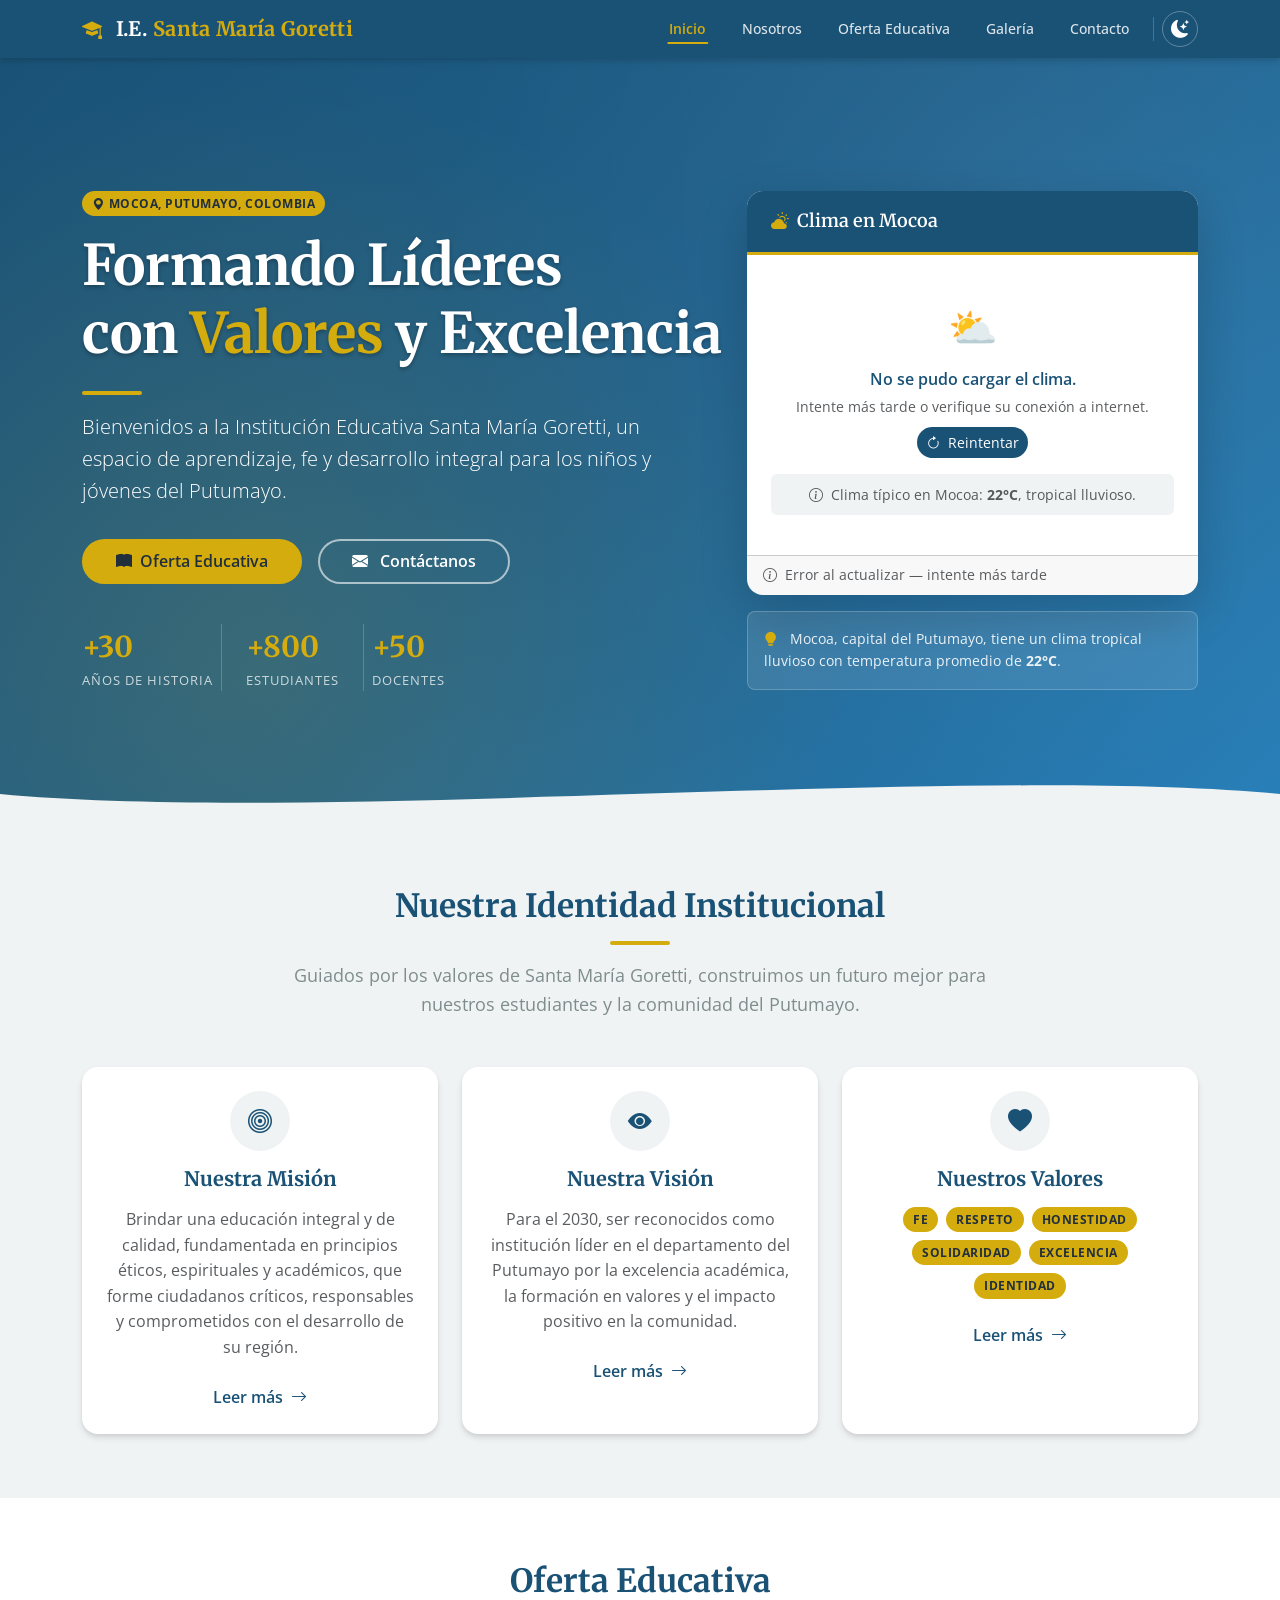
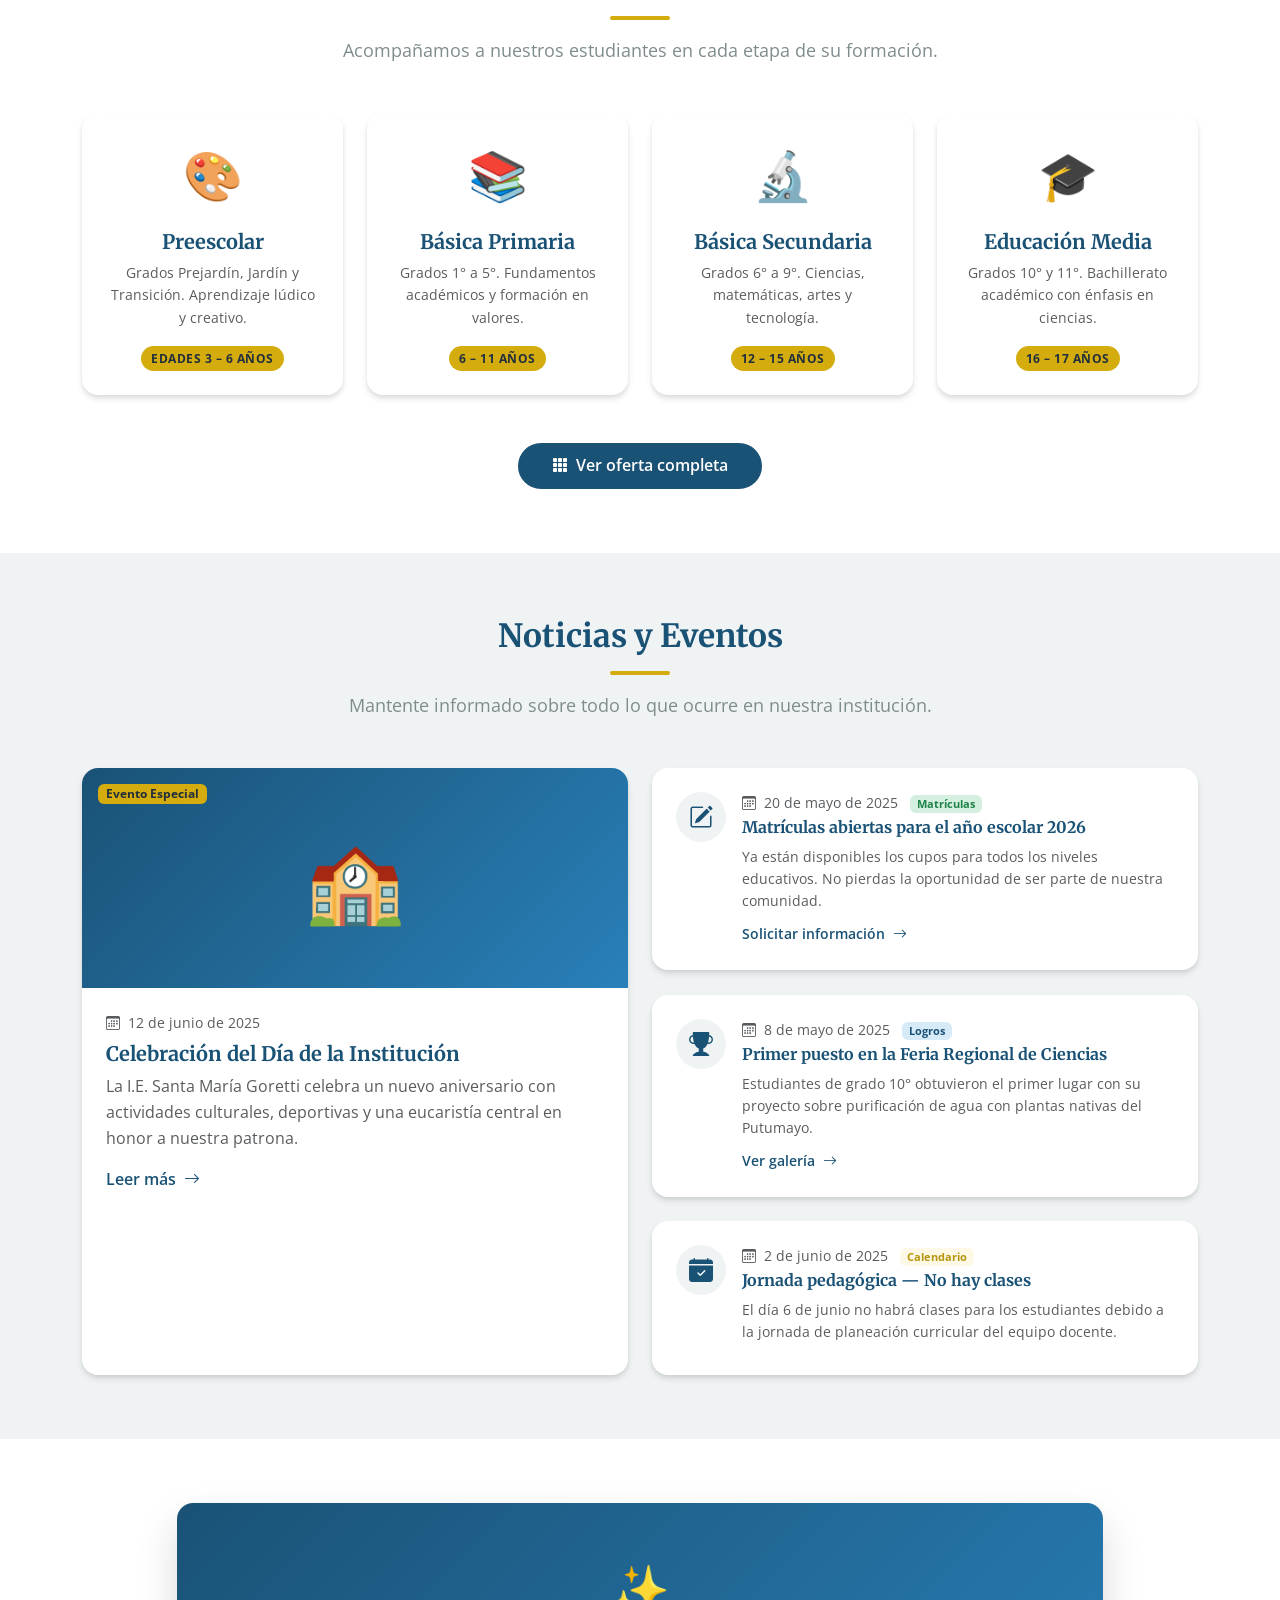
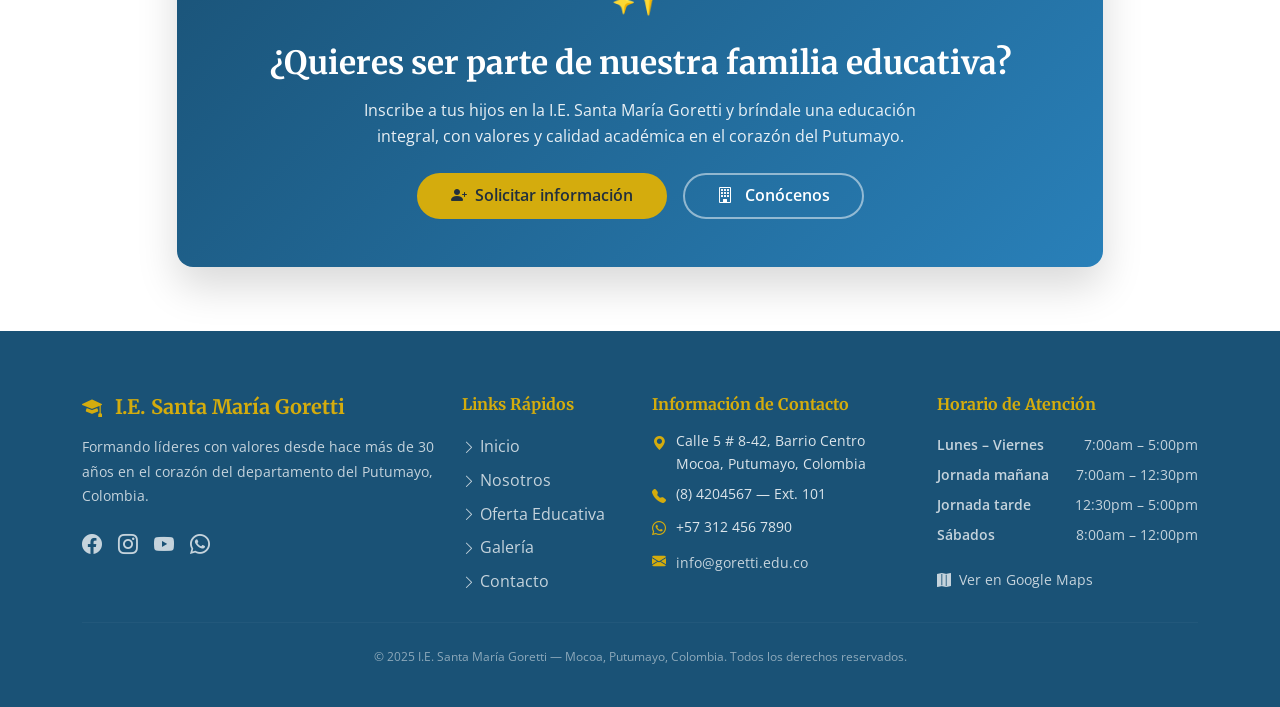
<file: index.html>
<!doctype html>
<html lang="es">
  <head>
    <meta charset="UTF-8" />

    <meta name="viewport" content="width=device-width, initial-scale=1.0" />

    <meta http-equiv="X-UA-Compatible" content="IE=edge" />

    <title>Inicio | I.E. Santa María Goretti — Mocoa, Putumayo</title>
    <meta
      name="description"
      content="Institución Educativa Santa María Goretti, formando líderes con valores en Mocoa, Putumayo, Colombia. Educación Preescolar, Primaria, Secundaria y Media."
    />
    <meta
      name="keywords"
      content="educación, Putumayo, Mocoa, Santa María Goretti, colegio, institución educativa, Colombia"
    />
    <meta name="author" content="I.E. Santa María Goretti" />

    <link rel="preconnect" href="https://fonts.googleapis.com" />
    <link rel="preconnect" href="https://fonts.gstatic.com" crossorigin />
    <link
      href="https://fonts.googleapis.com/css2?family=Merriweather:wght@400;700;900&family=Open+Sans:wght@400;500;600;700&display=swap"
      rel="stylesheet"
    />

    <link
      href="https://cdn.jsdelivr.net/npm/bootstrap@5.3.3/dist/css/bootstrap.min.css"
      rel="stylesheet"
    />

    <link
      rel="stylesheet"
      href="https://cdn.jsdelivr.net/npm/bootstrap-icons@1.11.3/font/bootstrap-icons.min.css"
    />

    <link rel="stylesheet" href="css/styles.css" />
    <link rel="stylesheet" href="css/animations.css" />
  </head>

  <body>
    <header>
      <nav
        class="navbar navbar-expand-lg"
        id="barraNavegacion"
        aria-label="Navegación principal"
      >
        <div class="container">
          <a class="navbar-brand" href="index.html">
            <i
              class="bi bi-mortarboard-fill me-2"
              style="color: var(--color-secundario)"
            ></i>
            I.E. <span>Santa María Goretti</span>
          </a>
          <button
            class="navbar-toggler"
            type="button"
            data-bs-toggle="collapse"
            data-bs-target="#menuNavegacion"
            aria-controls="menuNavegacion"
            aria-expanded="false"
            aria-label="Abrir menú de navegación"
          >
            <span class="navbar-toggler-icon"></span>
          </button>

          <div class="collapse navbar-collapse" id="menuNavegacion">
            <ul class="navbar-nav ms-auto align-items-lg-center gap-1">
              <li class="nav-item">
                <a class="nav-link" href="index.html" aria-label="Ir a Inicio"
                  >Inicio</a
                >
              </li>
              <li class="nav-item">
                <a
                  class="nav-link"
                  href="nosotros.html"
                  aria-label="Ir a Nosotros"
                  >Nosotros</a
                >
              </li>
              <li class="nav-item">
                <a
                  class="nav-link"
                  href="oferta.html"
                  aria-label="Ir a Oferta Educativa"
                  >Oferta Educativa</a
                >
              </li>
              <li class="nav-item">
                <a
                  class="nav-link"
                  href="galeria.html"
                  aria-label="Ir a Galería"
                  >Galería</a
                >
              </li>
              <li class="nav-item">
                <a
                  class="nav-link"
                  href="contacto.html"
                  aria-label="Ir a Contacto"
                  >Contacto</a
                >
              </li>

              <li class="nav-item d-none d-lg-block">
                <span
                  style="
                    border-left: 1px solid rgba(255, 255, 255, 0.2);
                    height: 24px;
                    display: block;
                    margin: 8px 4px;
                  "
                ></span>
              </li>

              <li class="nav-item">
                <button
                  id="botonTema"
                  aria-label="Cambiar modo de color"
                  title="Alternar modo oscuro"
                >
                  <i class="bi bi-moon-stars-fill" id="iconoTema"></i>
                </button>
              </li>
            </ul>
          </div>
        </div>
      </nav>
    </header>
    <main>
      <section class="hero" id="inicio" aria-label="Banner de bienvenida">
        <div class="container">
          <div class="row align-items-center gy-5">
            <div class="col-lg-7">
              <div class="animacion-entrada fade-in retraso-1">
                <span class="badge-nivel mb-3 d-inline-block">
                  <i class="bi bi-geo-alt-fill me-1"></i>Mocoa, Putumayo,
                  Colombia
                </span>
              </div>
              <h1 class="hero-titulo-animado">
                Formando Líderes<br />
                con
                <span style="color: var(--color-secundario)">Valores</span> y
                Excelencia
              </h1>
              <div class="linea-dorada linea-dorada-animada my-3"></div>
              <p class="lead hero-subtitulo-animado">
                Bienvenidos a la Institución Educativa Santa María Goretti, un
                espacio de aprendizaje, fe y desarrollo integral para los niños
                y jóvenes del Putumayo.
              </p>
              <div class="d-flex flex-wrap gap-3 hero-botones-animados">
                <a
                  href="oferta.html"
                  class="btn-dorado hover-brillo"
                  aria-label="Ver nuestra oferta educativa"
                >
                  <i class="bi bi-book-fill"></i>
                  Oferta Educativa
                </a>
                <a
                  href="contacto.html"
                  class="btn-outline-institucional"
                  style="color: white; border-color: rgba(255, 255, 255, 0.6)"
                  aria-label="Contactar a la institución"
                >
                  <i class="bi bi-envelope-fill me-2"></i>
                  Contáctanos
                </a>
              </div>

              <div class="row g-3 mt-4 animacion-entrada fade-in retraso-6">
                <div class="col-auto">
                  <div
                    style="
                      color: var(--color-secundario);
                      font-size: 1.8rem;
                      font-weight: 700;
                      font-family: var(--fuente-titulo);
                    "
                  >
                    +30
                  </div>
                  <div
                    style="
                      color: rgba(255, 255, 255, 0.75);
                      font-size: 0.8rem;
                      text-transform: uppercase;
                      letter-spacing: 1px;
                    "
                  >
                    Años de historia
                  </div>
                </div>
                <div
                  class="col-auto px-4"
                  style="
                    border-left: 1px solid rgba(255, 255, 255, 0.2);
                    border-right: 1px solid rgba(255, 255, 255, 0.2);
                  "
                >
                  <div
                    style="
                      color: var(--color-secundario);
                      font-size: 1.8rem;
                      font-weight: 700;
                      font-family: var(--fuente-titulo);
                    "
                  >
                    +800
                  </div>
                  <div
                    style="
                      color: rgba(255, 255, 255, 0.75);
                      font-size: 0.8rem;
                      text-transform: uppercase;
                      letter-spacing: 1px;
                    "
                  >
                    Estudiantes
                  </div>
                </div>
                <div class="col-auto">
                  <div
                    style="
                      color: var(--color-secundario);
                      font-size: 1.8rem;
                      font-weight: 700;
                      font-family: var(--fuente-titulo);
                    "
                  >
                    +50
                  </div>
                  <div
                    style="
                      color: rgba(255, 255, 255, 0.75);
                      font-size: 0.8rem;
                      text-transform: uppercase;
                      letter-spacing: 1px;
                    "
                  >
                    Docentes
                  </div>
                </div>
              </div>
            </div>

            <div class="col-lg-5 animacion-entrada slide-in-derecha retraso-4">
              <div
                class="card shadow-lg"
                id="widgetClima"
                aria-live="polite"
                aria-label="Clima actual en Mocoa"
              >
                <div class="card-header d-flex align-items-center gap-2">
                  <i
                    class="bi bi-cloud-sun-fill"
                    style="color: var(--color-secundario)"
                  ></i>
                  Clima en Mocoa
                </div>
                <div class="card-body" id="contenidoClima">
                  <div class="text-center py-3">
                    <div class="spinner-carga mb-3"></div>
                    <p class="text-muted small mb-0">
                      Obteniendo clima actual...
                    </p>
                  </div>
                </div>
                <div
                  class="card-footer text-muted small d-flex align-items-center gap-2"
                >
                  <i class="bi bi-info-circle"></i>
                  <span id="horaActualizacion">Actualizando...</span>
                </div>
              </div>

              <div
                class="mt-3 p-3 rounded-3 animacion-entrada fade-in retraso-7"
                style="
                  background: rgba(255, 255, 255, 0.1);
                  backdrop-filter: blur(10px);
                  border: 1px solid rgba(255, 255, 255, 0.2);
                "
              >
                <p class="mb-0 small" style="color: rgba(255, 255, 255, 0.9)">
                  <i
                    class="bi bi-lightbulb-fill me-2"
                    style="color: var(--color-secundario)"
                  ></i>
                  Mocoa, capital del Putumayo, tiene un clima tropical lluvioso
                  con temperatura promedio de <strong>22°C</strong>.
                </p>
              </div>
            </div>
          </div>
        </div>

        <div
          style="
            position: absolute;
            bottom: -1px;
            left: 0;
            right: 0;
            line-height: 0;
          "
        >
          <svg
            viewBox="0 0 1440 60"
            xmlns="http://www.w3.org/2000/svg"
            preserveAspectRatio="none"
            style="width: 100%; height: 60px; display: block"
          >
            <path
              d="M0,30 C360,60 1080,0 1440,30 L1440,60 L0,60 Z"
              fill="var(--color-acento)"
              class="ola-fill"
            />
          </svg>
        </div>
      </section>

      <script>
        function ajustarOla() {
          const ola = document.querySelector(".ola-fill");
          if (!ola) return;
          const esModoOscuro = document.body.classList.contains("modo-oscuro");
          ola.setAttribute(
            "fill",
            esModoOscuro ? "#16213e" : "var(--color-acento)",
          );
        }
        window.ajustarOla = ajustarOla;
      </script>

      <section
        class="seccion-alternada"
        id="mision-vision"
        aria-label="Misión y Visión"
      >
        <div class="container">
          <div class="bloque-centrado mb-5 animacion-entrada slide-up">
            <h2 class="titulo-seccion">Nuestra Identidad Institucional</h2>
            <div class="linea-dorada centrada mb-3"></div>
            <p class="subtitulo-seccion">
              Guiados por los valores de Santa María Goretti, construimos un
              futuro mejor para nuestros estudiantes y la comunidad del
              Putumayo.
            </p>
          </div>

          <div class="row g-4 justify-content-center">
            <div class="col-lg-4 col-md-6 animacion-entrada slide-up retraso-2">
              <article class="card h-100 hover-elevar">
                <div class="card-body text-center p-4">
                  <div class="icono-circulo mx-auto mb-3">
                    <i class="bi bi-bullseye fs-4"></i>
                  </div>
                  <h3
                    class="h5 fw-bold mb-3"
                    style="
                      font-family: var(--fuente-titulo);
                      color: var(--color-primario);
                    "
                  >
                    Nuestra Misión
                  </h3>
                  <p class="text-muted">
                    Brindar una educación integral y de calidad, fundamentada en
                    principios éticos, espirituales y académicos, que forme
                    ciudadanos críticos, responsables y comprometidos con el
                    desarrollo de su región.
                  </p>
                  <a
                    href="nosotros.html#mision"
                    class="hover-subrayado mt-2 d-inline-block"
                    style="color: var(--color-primario); font-weight: 600"
                  >
                    Leer más <i class="bi bi-arrow-right ms-1"></i>
                  </a>
                </div>
              </article>
            </div>

            <div class="col-lg-4 col-md-6 animacion-entrada slide-up retraso-3">
              <article class="card h-100 hover-elevar">
                <div class="card-body text-center p-4">
                  <div class="icono-circulo mx-auto mb-3">
                    <i class="bi bi-eye-fill fs-4"></i>
                  </div>
                  <h3
                    class="h5 fw-bold mb-3"
                    style="
                      font-family: var(--fuente-titulo);
                      color: var(--color-primario);
                    "
                  >
                    Nuestra Visión
                  </h3>
                  <p class="text-muted">
                    Para el 2030, ser reconocidos como institución líder en el
                    departamento del Putumayo por la excelencia académica, la
                    formación en valores y el impacto positivo en la comunidad.
                  </p>
                  <a
                    href="nosotros.html#vision"
                    class="hover-subrayado mt-2 d-inline-block"
                    style="color: var(--color-primario); font-weight: 600"
                  >
                    Leer más <i class="bi bi-arrow-right ms-1"></i>
                  </a>
                </div>
              </article>
            </div>

            <div class="col-lg-4 col-md-6 animacion-entrada slide-up retraso-4">
              <article class="card h-100 hover-elevar">
                <div class="card-body text-center p-4">
                  <div class="icono-circulo mx-auto mb-3">
                    <i class="bi bi-heart-fill fs-4"></i>
                  </div>
                  <h3
                    class="h5 fw-bold mb-3"
                    style="
                      font-family: var(--fuente-titulo);
                      color: var(--color-primario);
                    "
                  >
                    Nuestros Valores
                  </h3>
                  <div
                    class="d-flex flex-wrap gap-2 justify-content-center mb-3"
                  >
                    <span class="badge-nivel">Fe</span>
                    <span class="badge-nivel">Respeto</span>
                    <span class="badge-nivel">Honestidad</span>
                    <span class="badge-nivel">Solidaridad</span>
                    <span class="badge-nivel">Excelencia</span>
                    <span class="badge-nivel">Identidad</span>
                  </div>
                  <a
                    href="nosotros.html#valores"
                    class="hover-subrayado mt-2 d-inline-block"
                    style="color: var(--color-primario); font-weight: 600"
                  >
                    Leer más <i class="bi bi-arrow-right ms-1"></i>
                  </a>
                </div>
              </article>
            </div>
          </div>
        </div>
      </section>

      <section id="niveles" aria-label="Niveles educativos">
        <div class="container">
          <div class="bloque-centrado mb-5 animacion-entrada slide-up">
            <h2 class="titulo-seccion">Oferta Educativa</h2>
            <div class="linea-dorada centrada mb-3"></div>
            <p class="subtitulo-seccion">
              Acompañamos a nuestros estudiantes en cada etapa de su formación.
            </p>
          </div>

          <div class="row g-4">
            <div class="col-lg-3 col-sm-6 animacion-entrada scale-in retraso-1">
              <article class="card h-100 hover-elevar text-center">
                <div class="card-body p-4">
                  <div style="font-size: 3rem; margin-bottom: 1rem">🎨</div>
                  <h3
                    class="h5 fw-bold mb-2"
                    style="
                      font-family: var(--fuente-titulo);
                      color: var(--color-primario);
                    "
                  >
                    Preescolar
                  </h3>
                  <p class="text-muted small">
                    Grados Prejardín, Jardín y Transición. Aprendizaje lúdico y
                    creativo.
                  </p>
                  <span class="badge-nivel">Edades 3 – 6 años</span>
                </div>
              </article>
            </div>

            <div class="col-lg-3 col-sm-6 animacion-entrada scale-in retraso-2">
              <article class="card h-100 hover-elevar text-center">
                <div class="card-body p-4">
                  <div style="font-size: 3rem; margin-bottom: 1rem">📚</div>
                  <h3
                    class="h5 fw-bold mb-2"
                    style="
                      font-family: var(--fuente-titulo);
                      color: var(--color-primario);
                    "
                  >
                    Básica Primaria
                  </h3>
                  <p class="text-muted small">
                    Grados 1° a 5°. Fundamentos académicos y formación en
                    valores.
                  </p>
                  <span class="badge-nivel">6 – 11 años</span>
                </div>
              </article>
            </div>

            <div class="col-lg-3 col-sm-6 animacion-entrada scale-in retraso-3">
              <article class="card h-100 hover-elevar text-center">
                <div class="card-body p-4">
                  <div style="font-size: 3rem; margin-bottom: 1rem">🔬</div>
                  <h3
                    class="h5 fw-bold mb-2"
                    style="
                      font-family: var(--fuente-titulo);
                      color: var(--color-primario);
                    "
                  >
                    Básica Secundaria
                  </h3>
                  <p class="text-muted small">
                    Grados 6° a 9°. Ciencias, matemáticas, artes y tecnología.
                  </p>
                  <span class="badge-nivel">12 – 15 años</span>
                </div>
              </article>
            </div>

            <div class="col-lg-3 col-sm-6 animacion-entrada scale-in retraso-4">
              <article class="card h-100 hover-elevar text-center">
                <div class="card-body p-4">
                  <div style="font-size: 3rem; margin-bottom: 1rem">🎓</div>
                  <h3
                    class="h5 fw-bold mb-2"
                    style="
                      font-family: var(--fuente-titulo);
                      color: var(--color-primario);
                    "
                  >
                    Educación Media
                  </h3>
                  <p class="text-muted small">
                    Grados 10° y 11°. Bachillerato académico con énfasis en
                    ciencias.
                  </p>
                  <span class="badge-nivel">16 – 17 años</span>
                </div>
              </article>
            </div>
          </div>

          <div class="text-center mt-5 animacion-entrada fade-in retraso-5">
            <a href="oferta.html" class="btn-institucional hover-brillo">
              <i class="bi bi-grid-3x3-gap-fill"></i>
              Ver oferta completa
            </a>
          </div>
        </div>
      </section>

      <section
        class="seccion-alternada"
        id="noticias"
        aria-label="Noticias y eventos"
      >
        <div class="container">
          <div class="bloque-centrado mb-5 animacion-entrada slide-up">
            <h2 class="titulo-seccion">Noticias y Eventos</h2>
            <div class="linea-dorada centrada mb-3"></div>
            <p class="subtitulo-seccion">
              Mantente informado sobre todo lo que ocurre en nuestra
              institución.
            </p>
          </div>

          <div class="row g-4">
            <div
              class="col-lg-6 animacion-entrada slide-in-izquierda retraso-2"
            >
              <article
                class="card h-100 hover-elevar"
                aria-label="Noticia: Día de la Institución"
              >
                <div
                  class="position-relative overflow-hidden"
                  style="
                    height: 220px;
                    background: linear-gradient(135deg, #1a5276, #2980b9);
                  "
                >
                  <div
                    class="position-absolute inset-0 d-flex align-items-center justify-content-center"
                    style="inset: 0"
                  >
                    <span style="font-size: 5rem">🏫</span>
                  </div>
                  <span
                    class="position-absolute top-0 start-0 m-3 badge"
                    style="
                      background-color: var(--color-secundario);
                      color: var(--color-texto);
                    "
                  >
                    Evento Especial
                  </span>
                </div>
                <div class="card-body p-4">
                  <p class="text-muted small mb-2">
                    <i class="bi bi-calendar3 me-1"></i> 12 de junio de 2025
                  </p>
                  <h3
                    class="h5 fw-bold mb-2"
                    style="
                      font-family: var(--fuente-titulo);
                      color: var(--color-primario);
                    "
                  >
                    Celebración del Día de la Institución
                  </h3>
                  <p class="text-muted">
                    La I.E. Santa María Goretti celebra un nuevo aniversario con
                    actividades culturales, deportivas y una eucaristía central
                    en honor a nuestra patrona.
                  </p>
                  <a
                    href="#"
                    class="hover-subrayado fw-semibold"
                    style="color: var(--color-primario)"
                  >
                    Leer más <i class="bi bi-arrow-right ms-1"></i>
                  </a>
                </div>
              </article>
            </div>

            <div class="col-lg-6">
              <div class="d-flex flex-column gap-4 h-100">
                <article
                  class="card hover-elevar animacion-entrada slide-in-derecha retraso-3"
                  aria-label="Noticia: Matrículas abiertas"
                >
                  <div class="card-body p-4">
                    <div class="d-flex gap-3 align-items-start">
                      <div
                        class="icono-circulo flex-shrink-0"
                        style="width: 50px; height: 50px"
                      >
                        <i class="bi bi-pencil-square"></i>
                      </div>
                      <div>
                        <p class="text-muted small mb-1">
                          <i class="bi bi-calendar3 me-1"></i> 20 de mayo de
                          2025
                          <span
                            class="ms-2 badge"
                            style="
                              background-color: #d4efdf;
                              color: var(--color-exito);
                            "
                          >
                            Matrículas
                          </span>
                        </p>
                        <h3
                          class="h6 fw-bold mb-2"
                          style="
                            font-family: var(--fuente-titulo);
                            color: var(--color-primario);
                          "
                        >
                          Matrículas abiertas para el año escolar 2026
                        </h3>
                        <p class="text-muted small mb-2">
                          Ya están disponibles los cupos para todos los niveles
                          educativos. No pierdas la oportunidad de ser parte de
                          nuestra comunidad.
                        </p>
                        <a
                          href="contacto.html"
                          class="hover-subrayado small fw-semibold"
                          style="color: var(--color-primario)"
                        >
                          Solicitar información
                          <i class="bi bi-arrow-right ms-1"></i>
                        </a>
                      </div>
                    </div>
                  </div>
                </article>
                <article
                  class="card hover-elevar animacion-entrada slide-in-derecha retraso-4"
                  aria-label="Noticia: Feria de ciencias"
                >
                  <div class="card-body p-4">
                    <div class="d-flex gap-3 align-items-start">
                      <div
                        class="icono-circulo flex-shrink-0"
                        style="width: 50px; height: 50px"
                      >
                        <i class="bi bi-trophy-fill"></i>
                      </div>
                      <div>
                        <p class="text-muted small mb-1">
                          <i class="bi bi-calendar3 me-1"></i> 8 de mayo de 2025
                          <span
                            class="ms-2 badge"
                            style="
                              background-color: #d6eaf8;
                              color: var(--color-primario);
                            "
                          >
                            Logros
                          </span>
                        </p>
                        <h3
                          class="h6 fw-bold mb-2"
                          style="
                            font-family: var(--fuente-titulo);
                            color: var(--color-primario);
                          "
                        >
                          Primer puesto en la Feria Regional de Ciencias
                        </h3>
                        <p class="text-muted small mb-2">
                          Estudiantes de grado 10° obtuvieron el primer lugar
                          con su proyecto sobre purificación de agua con plantas
                          nativas del Putumayo.
                        </p>
                        <a
                          href="galeria.html"
                          class="hover-subrayado small fw-semibold"
                          style="color: var(--color-primario)"
                        >
                          Ver galería <i class="bi bi-arrow-right ms-1"></i>
                        </a>
                      </div>
                    </div>
                  </div>
                </article>

                <article
                  class="card hover-elevar animacion-entrada slide-in-derecha retraso-5"
                  aria-label="Noticia: Jornada pedagógica"
                >
                  <div class="card-body p-4">
                    <div class="d-flex gap-3 align-items-start">
                      <div
                        class="icono-circulo flex-shrink-0"
                        style="width: 50px; height: 50px"
                      >
                        <i class="bi bi-calendar-check-fill"></i>
                      </div>
                      <div>
                        <p class="text-muted small mb-1">
                          <i class="bi bi-calendar3 me-1"></i> 2 de junio de
                          2025
                          <span
                            class="ms-2 badge"
                            style="background-color: #fef9e7; color: #b7950b"
                          >
                            Calendario
                          </span>
                        </p>
                        <h3
                          class="h6 fw-bold mb-2"
                          style="
                            font-family: var(--fuente-titulo);
                            color: var(--color-primario);
                          "
                        >
                          Jornada pedagógica — No hay clases
                        </h3>
                        <p class="text-muted small mb-2">
                          El día 6 de junio no habrá clases para los estudiantes
                          debido a la jornada de planeación curricular del
                          equipo docente.
                        </p>
                      </div>
                    </div>
                  </div>
                </article>
              </div>
            </div>
          </div>
        </div>
      </section>
      <section id="cta" aria-label="Llamada a la acción">
        <div class="container">
          <div class="row justify-content-center">
            <div class="col-lg-10 animacion-entrada scale-in">
              <div
                class="rounded-4 p-5 text-center text-white"
                style="
                  background: linear-gradient(
                    135deg,
                    var(--color-primario),
                    #2980b9
                  );
                  box-shadow: var(--sombra-xl);
                "
              >
                <div style="font-size: 3rem; margin-bottom: 1rem">✨</div>

                <h2
                  class="fw-bold mb-3"
                  style="
                    font-family: var(--fuente-titulo);
                    font-size: clamp(1.5rem, 3vw, 2rem);
                  "
                >
                  ¿Quieres ser parte de nuestra familia educativa?
                </h2>

                <p class="mb-4 mx-auto" style="max-width: 600px; opacity: 0.9">
                  Inscribe a tus hijos en la I.E. Santa María Goretti y bríndale
                  una educación integral, con valores y calidad académica en el
                  corazón del Putumayo.
                </p>

                <div class="d-flex flex-wrap gap-3 justify-content-center">
                  <a
                    href="contacto.html"
                    class="btn-dorado hover-brillo"
                    aria-label="Solicitar información sobre matrículas"
                  >
                    <i class="bi bi-person-plus-fill"></i>
                    Solicitar información
                  </a>
                  <a
                    href="nosotros.html"
                    class="btn-outline-institucional"
                    style="color: white; border-color: rgba(255, 255, 255, 0.5)"
                    aria-label="Conocer más sobre la institución"
                  >
                    <i class="bi bi-building me-2"></i>
                    Conócenos
                  </a>
                </div>
              </div>
            </div>
          </div>
        </div>
      </section>
    </main>
    <footer role="contentinfo">
      <div class="container">
        <div class="row g-4">
          <div class="col-lg-4 col-md-6">
            <h2 class="footer-titulo">
              <i class="bi bi-mortarboard-fill me-2"></i>
              I.E. Santa María Goretti
            </h2>
            <p
              style="
                color: rgba(255, 255, 255, 0.75);
                font-size: 0.9rem;
                line-height: 1.7;
              "
            >
              Formando líderes con valores desde hace más de 30 años en el
              corazón del departamento del Putumayo, Colombia.
            </p>
            <div class="d-flex gap-3 mt-3">
              <a
                href="#"
                class="footer-link"
                aria-label="Facebook de la institución"
                title="Facebook"
              >
                <i class="bi bi-facebook fs-5"></i>
              </a>
              <a
                href="#"
                class="footer-link"
                aria-label="Instagram de la institución"
                title="Instagram"
              >
                <i class="bi bi-instagram fs-5"></i>
              </a>
              <a
                href="#"
                class="footer-link"
                aria-label="YouTube de la institución"
                title="YouTube"
              >
                <i class="bi bi-youtube fs-5"></i>
              </a>
              <a
                href="#"
                class="footer-link"
                aria-label="WhatsApp de la institución"
                title="WhatsApp"
              >
                <i class="bi bi-whatsapp fs-5"></i>
              </a>
            </div>
          </div>

          <div class="col-lg-2 col-md-6">
            <h3 class="footer-titulo" style="font-size: 1rem">Links Rápidos</h3>
            <nav aria-label="Links rápidos del footer">
              <a href="index.html" class="footer-link"
                ><i class="bi bi-chevron-right me-1 small"></i>Inicio</a
              >
              <a href="nosotros.html" class="footer-link"
                ><i class="bi bi-chevron-right me-1 small"></i>Nosotros</a
              >
              <a href="oferta.html" class="footer-link"
                ><i class="bi bi-chevron-right me-1 small"></i>Oferta
                Educativa</a
              >
              <a href="galeria.html" class="footer-link"
                ><i class="bi bi-chevron-right me-1 small"></i>Galería</a
              >
              <a href="contacto.html" class="footer-link"
                ><i class="bi bi-chevron-right me-1 small"></i>Contacto</a
              >
            </nav>
          </div>

          <div class="col-lg-3 col-md-6">
            <h3 class="footer-titulo" style="font-size: 1rem">
              Información de Contacto
            </h3>
            <address style="font-style: normal">
              <div class="footer-info">
                <i class="bi bi-geo-alt-fill"></i>
                <span
                  >Calle 5 # 8-42, Barrio Centro<br />Mocoa, Putumayo,
                  Colombia</span
                >
              </div>
              <div class="footer-info">
                <i class="bi bi-telephone-fill"></i>
                <span>(8) 4204567 — Ext. 101</span>
              </div>
              <div class="footer-info">
                <i class="bi bi-whatsapp"></i>
                <span>+57 312 456 7890</span>
              </div>
              <div class="footer-info">
                <i class="bi bi-envelope-fill"></i>
                <a
                  href="mailto:info@goretti.edu.co"
                  class="footer-link d-inline"
                  style="color: rgba(255, 255, 255, 0.75)"
                >
                  info@goretti.edu.co
                </a>
              </div>
            </address>
          </div>

          <div class="col-lg-3 col-md-6">
            <h3 class="footer-titulo" style="font-size: 1rem">
              Horario de Atención
            </h3>
            <table
              style="
                color: rgba(255, 255, 255, 0.75);
                font-size: 0.85rem;
                width: 100%;
              "
            >
              <tr>
                <td style="padding: 4px 0; font-weight: 600">
                  Lunes – Viernes
                </td>
                <td style="padding: 4px 0; text-align: right">
                  7:00am – 5:00pm
                </td>
              </tr>
              <tr>
                <td style="padding: 4px 0; font-weight: 600">Jornada mañana</td>
                <td style="padding: 4px 0; text-align: right">
                  7:00am – 12:30pm
                </td>
              </tr>
              <tr>
                <td style="padding: 4px 0; font-weight: 600">Jornada tarde</td>
                <td style="padding: 4px 0; text-align: right">
                  12:30pm – 5:00pm
                </td>
              </tr>
              <tr>
                <td style="padding: 4px 0; font-weight: 600">Sábados</td>
                <td style="padding: 4px 0; text-align: right">
                  8:00am – 12:00pm
                </td>
              </tr>
            </table>
            <div class="mt-3">
              <a
                href="https://maps.google.com/?q=Mocoa,Putumayo,Colombia"
                target="_blank"
                rel="noopener noreferrer"
                class="footer-link small"
                aria-label="Ver ubicación en Google Maps"
              >
                <i class="bi bi-map-fill me-1"></i>
                Ver en Google Maps
              </a>
            </div>
          </div>
        </div>

        <hr class="footer-divider" />

        <p class="footer-creditos">
          © 2025 I.E. Santa María Goretti — Mocoa, Putumayo, Colombia. Todos los
          derechos reservados.
      
      </div>
    </footer>
    <button
      id="botonArriba"
      aria-label="Volver al inicio de la página"
      title="Ir arriba"
    >
      <i class="bi bi-arrow-up-short fs-4"></i>
     <script src="https://cdn.jsdelivr.net/npm/bootstrap@5.3.3/dist/js/bootstrap.bundle.min.js"></script>

    <script src="js/tema.js"></script>

    <script src="js/main.js"></script>

    <script src="js/clima.js"></script>

  </body>
</html>
</file>
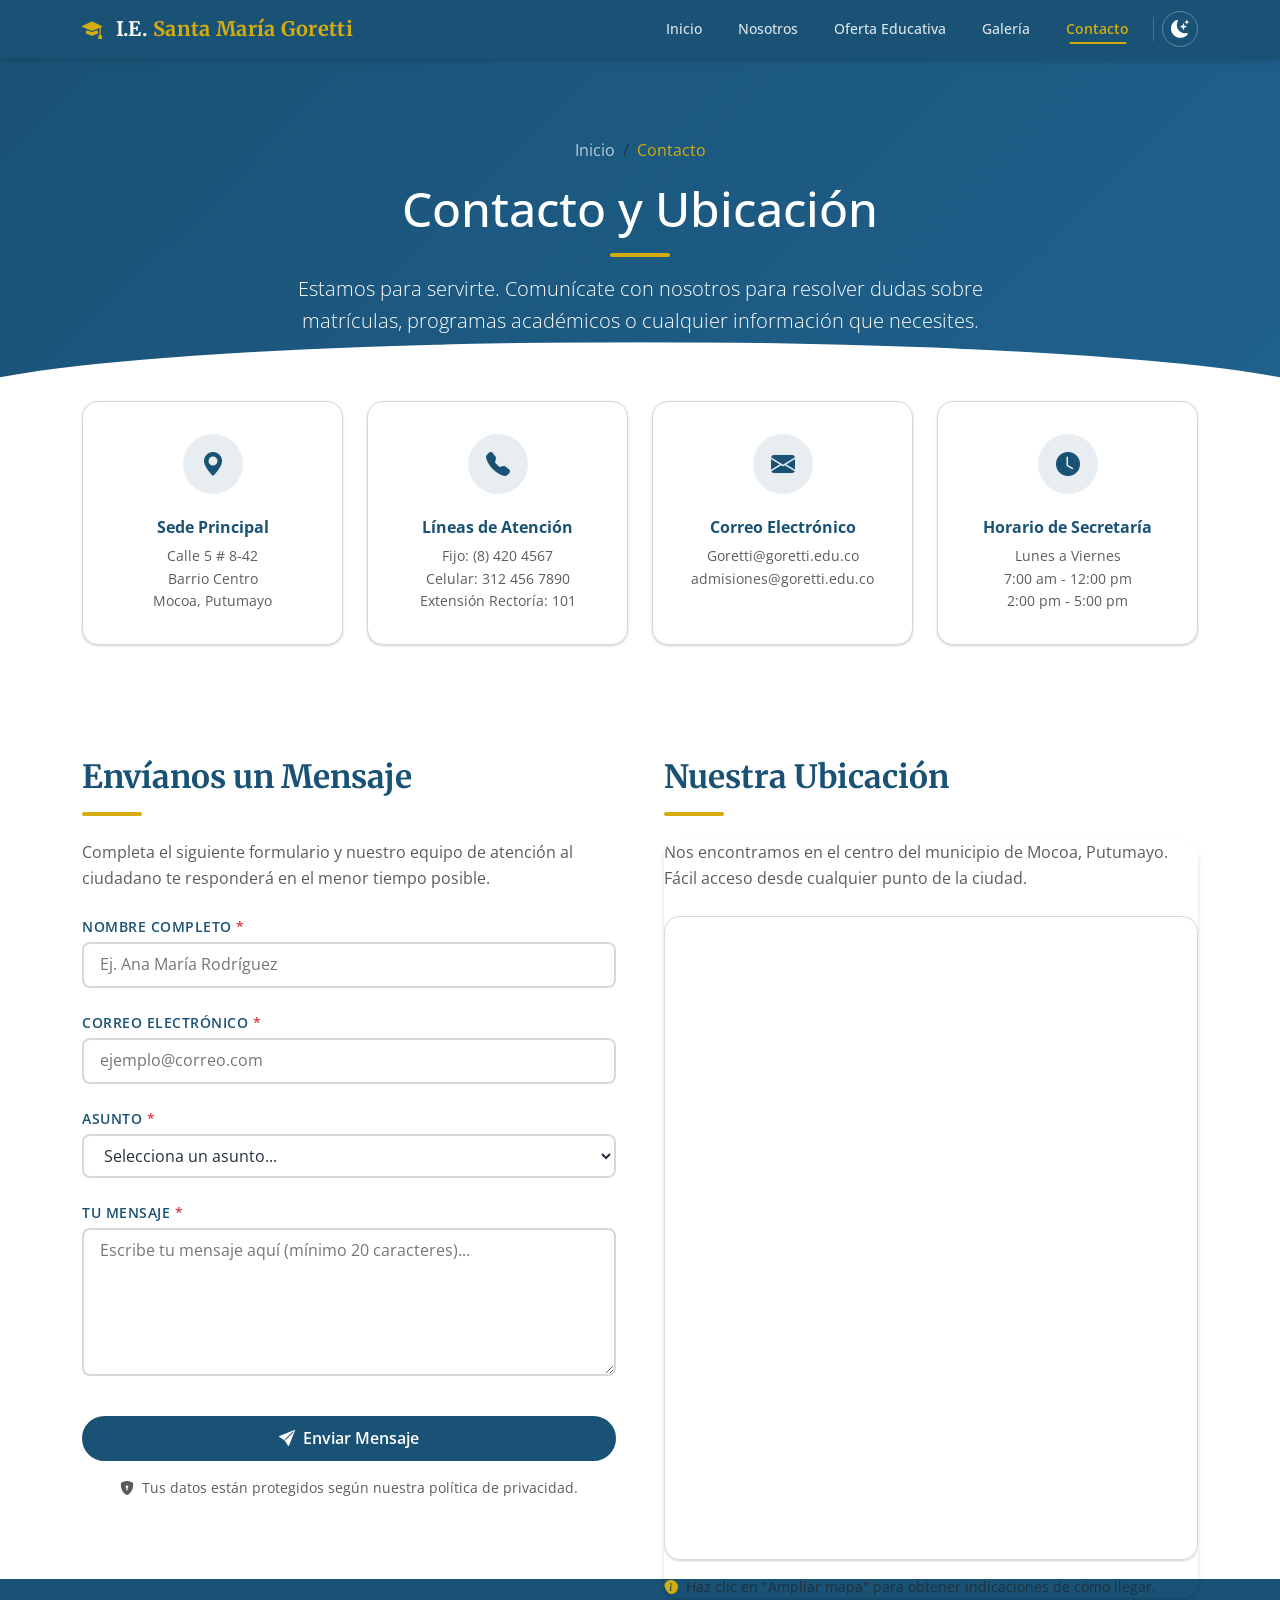
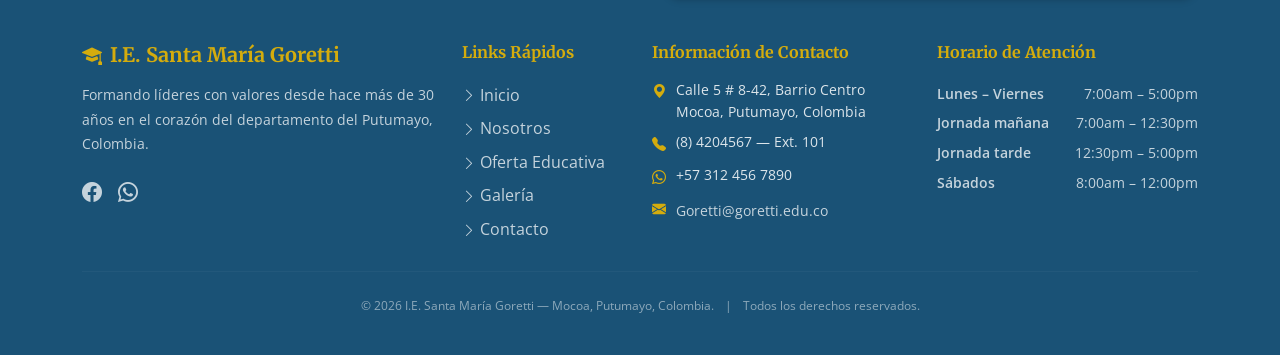
<file: contacto.html>
<!DOCTYPE html>
<html lang="es">
<head>
  <meta charset="UTF-8">
  <meta name="viewport" content="width=device-width, initial-scale=1.0">
  <meta http-equiv="X-UA-Compatible" content="IE=edge">

  <title>Contacto | I.E. Santa María Goretti</title>
  <meta name="description" content="Comunícate con la Institución Educativa Santa María Goretti en Mocoa, Putumayo. Teléfonos, correo, ubicación y formulario de contacto.">
  <meta name="author" content="I.E. Santa María Goretti">
  <link rel="preconnect" href="https://fonts.googleapis.com">
  <link rel="preconnect" href="https://fonts.gstatic.com" crossorigin>
  <link href="https://fonts.googleapis.com/css2?family=Merriweather:wght@400;700;900&family=Open+Sans:wght@400;500;600;700&display=swap" rel="stylesheet">
  <link href="https://cdn.jsdelivr.net/npm/bootstrap@5.3.3/dist/css/bootstrap.min.css" rel="stylesheet">
  <link rel="stylesheet" href="https://cdn.jsdelivr.net/npm/bootstrap-icons@1.11.3/font/bootstrap-icons.min.css">

  <link rel="stylesheet" href="css/animation.css">
  <link rel="stylesheet" href="css/styles.css">

  <style>
    .hero-interior {
      background: linear-gradient(135deg, var(--color-primario) 0%, #1f618d 100%);
      color: white;
      padding: 5rem 0 3rem;
      position: relative;
      overflow: hidden;
    }

    .hero-interior::after {
      content: '';
      position: absolute;
      bottom: -1px;
      left: 0;
      right: 0;
      height: 60px;
      background-color: var(--color-blanco);
      clip-path: ellipse(55% 100% at 50% 100%);
    }

    body.modo-oscuro .hero-interior::after {
      background-color: var(--oscuro-fondo);
    }

    .info-card {
      background: var(--color-blanco);
      border-radius: var(--radio-lg);
      padding: 2rem;
      height: 100%;
      box-shadow: var(--sombra-sm);
      transition: var(--transicion);
      border: 1px solid var(--color-borde);
      text-align: center;
    }

    body.modo-oscuro .info-card {
      background: var(--oscuro-tarjeta);
      border-color: var(--oscuro-superficie);
    }

    .info-card:hover {
      box-shadow: var(--sombra-md);
      transform: translateY(-5px);
      border-color: var(--color-secundario);
    }

    .info-icono {
      width: 60px;
      height: 60px;
      border-radius: 50%;
      background: rgba(26, 82, 118, 0.1);
      color: var(--color-primario);
      display: flex;
      align-items: center;
      justify-content: center;
      font-size: 1.5rem;
      margin: 0 auto 1.5rem;
      transition: var(--transicion);
    }

    body.modo-oscuro .info-icono {
      background: rgba(212, 172, 13, 0.1);
      color: var(--color-secundario);
    }

    .info-card:hover .info-icono {
      background: var(--color-primario);
      color: white;
    }

    .mapa-contenedor {
      width: 100%;
      height: 400px;
      border-radius: var(--radio-lg);
      overflow: hidden;
      box-shadow: var(--sombra-sm);
      border: 1px solid var(--color-borde);
    }

    .mapa-contenedor iframe {
      width: 100%;
      height: 100%;
      border: 0;
    }
  </style>
</head>

<body>
  <header>
    <nav class="navbar navbar-expand-lg" id="barraNavegacion" aria-label="Navegación principal">
      <div class="container">
        <a class="navbar-brand" href="index.html">
          <i class="bi bi-mortarboard-fill me-2" style="color: var(--color-secundario);"></i>
          I.E. <span>Santa María Goretti</span>
        </a>
        <button class="navbar-toggler" type="button" data-bs-toggle="collapse" data-bs-target="#menuNavegacion" aria-controls="menuNavegacion" aria-expanded="false" aria-label="Abrir menú de navegación">
          <span class="navbar-toggler-icon"></span>
        </button>
        <div class="collapse navbar-collapse" id="menuNavegacion">
          <ul class="navbar-nav ms-auto align-items-lg-center gap-1">
            <li class="nav-item"><a class="nav-link" href="index.html">Inicio</a></li>
            <li class="nav-item"><a class="nav-link" href="nosotros.html">Nosotros</a></li>
            <li class="nav-item"><a class="nav-link" href="oferta.html">Oferta Educativa</a></li>
            <li class="nav-item"><a class="nav-link" href="galeria.html">Galería</a></li>
            <li class="nav-item"><a class="nav-link" href="contacto.html">Contacto</a></li>
            <li class="nav-item d-none d-lg-block">
              <span style="border-left:1px solid rgba(255,255,255,0.2);height:24px;display:block;margin:8px 4px;"></span>
            </li>
            <li class="nav-item">
              <button id="botonTema" aria-label="Cambiar modo de color" title="Alternar modo oscuro">
                <i class="bi bi-moon-stars-fill" id="iconoTema"></i>
              </button>
            </li>
          </ul>
        </div>
      </div>
    </nav>
  </header>

  <main>
    <section class="hero-interior" aria-label="Encabezado de la página Contacto">
      <div class="container text-center">
        <nav aria-label="Ruta de navegación" class="mb-3">
          <ol class="breadcrumb justify-content-center" style="background:transparent;">
            <li class="breadcrumb-item"><a href="index.html" style="color:rgba(255,255,255,0.7);">Inicio</a></li>
            <li class="breadcrumb-item active" style="color:var(--color-secundario);">Contacto</li>
          </ol>
        </nav>
        <h1 class="hero-titulo-animado" style="font-size: clamp(2rem, 4vw, 3rem);">
          Contacto y Ubicación
        </h1>
        <div class="linea-dorada centrada linea-dorada-animada my-3"></div>
        <p class="hero-subtitulo-animado lead mx-auto" style="max-width:700px; opacity:0.9;">
          Estamos para servirte. Comunícate con nosotros para resolver dudas
          sobre matrículas, programas académicos o cualquier información que necesites.
        </p>
      </div>
    </section>

    <section class="py-5" style="margin-top: -3rem; position: relative; z-index: 10;">
      <div class="container">
        <div class="row g-4 justify-content-center">
          <div class="col-lg-3 col-md-6 animacion-entrada slide-up retraso-1">
            <div class="info-card">
              <div class="info-icono"><i class="bi bi-geo-alt-fill"></i></div>
              <h3 class="h6 fw-bold" style="color:var(--color-primario);">Sede Principal</h3>
              <p class="text-muted small mb-0">Calle 5 # 8-42<br>Barrio Centro<br>Mocoa, Putumayo</p>
            </div>
          </div>

          <div class="col-lg-3 col-md-6 animacion-entrada slide-up retraso-2">
            <div class="info-card">
              <div class="info-icono"><i class="bi bi-telephone-fill"></i></div>
              <h3 class="h6 fw-bold" style="color:var(--color-primario);">Líneas de Atención</h3>
              <p class="text-muted small mb-0">Fijo: (8) 420 4567<br>Celular: 312 456 7890<br>Extensión Rectoría: 101</p>
            </div>
          </div>

          <div class="col-lg-3 col-md-6 animacion-entrada slide-up retraso-3">
            <div class="info-card">
              <div class="info-icono"><i class="bi bi-envelope-fill"></i></div>
              <h3 class="h6 fw-bold" style="color:var(--color-primario);">Correo Electrónico</h3>
              <p class="text-muted small mb-0">
                <a href="mailto:info@goretti.edu.co" class="text-muted">Goretti@goretti.edu.co</a><br>
                <a href="mailto:admisiones@goretti.edu.co" class="text-muted">admisiones@goretti.edu.co</a>
              </p>
            </div>
          </div>

          <div class="col-lg-3 col-md-6 animacion-entrada slide-up retraso-4">
            <div class="info-card">
              <div class="info-icono"><i class="bi bi-clock-fill"></i></div>
              <h3 class="h6 fw-bold" style="color:var(--color-primario);">Horario de Secretaría</h3>
              <p class="text-muted small mb-0">Lunes a Viernes<br>7:00 am - 12:00 pm<br>2:00 pm - 5:00 pm</p>
            </div>
          </div>
        </div>
      </div>
    </section>

    <section class="py-grande">
      <div class="container">
        <div class="row g-5">
          <div class="col-lg-6 animacion-entrada slide-in-izquierda">
            <h2 class="titulo-seccion text-start mb-3">Envíanos un Mensaje</h2>
            <div class="linea-dorada mb-4"></div>
            <p class="text-muted mb-4">
              Completa el siguiente formulario y nuestro equipo de atención
              al ciudadano te responderá en el menor tiempo posible.
            </p>
            <form id="formularioContacto" novalidate>
              <div class="alert alert-success d-none mb-4" id="alertaExito" role="alert">
                <i class="bi bi-check-circle-fill me-2"></i>
                <strong>¡Mensaje enviado!</strong> Gracias por comunicarte con nosotros. Te responderemos pronto.
              </div>

              <div class="campo-formulario">
                <label for="nombre">Nombre Completo <span class="text-danger">*</span></label>
                <input type="text" id="nombre" name="nombre" placeholder="Ej. Ana María Rodríguez" autocomplete="name">
                <div class="mensaje-error" id="error-nombre">Por favor ingresa tu nombre (mínimo 3 caracteres).</div>
              </div>

              <div class="campo-formulario">
                <label for="email">Correo Electrónico <span class="text-danger">*</span></label>
                <input type="email" id="email" name="email" placeholder="ejemplo@correo.com" autocomplete="email">
                <div class="mensaje-error" id="error-email">Por favor ingresa un correo electrónico válido.</div>
              </div>

              <div class="campo-formulario">
                <label for="asunto">Asunto <span class="text-danger">*</span></label>
                <select id="asunto" name="asunto">
                  <option value="" selected disabled>Selecciona un asunto...</option>
                  <option value="matriculas">Información sobre Matrículas</option>
                  <option value="certificados">Solicitud de Certificados</option>
                  <option value="pqrs">PQRS (Peticiones, Quejas, Reclamos)</option>
                  <option value="otro">Otro</option>
                </select>
                <div class="mensaje-error" id="error-asunto">Por favor selecciona un asunto de la lista.</div>
              </div>

              <div class="campo-formulario">
                <label for="mensaje">Tu Mensaje <span class="text-danger">*</span></label>
                <textarea id="mensaje" name="mensaje" rows="5" placeholder="Escribe tu mensaje aquí (mínimo 20 caracteres)..."></textarea>
                <div class="mensaje-error" id="error-mensaje">El mensaje es muy corto. Por favor detalla un poco más tu consulta.</div>
              </div>
              <button type="submit" class="btn-institucional w-100 justify-content-center mt-2 hover-brillo" id="btnEnviar" disabled>
                <i class="bi bi-send-fill"></i> Enviar Mensaje
              </button>
              <p class="small text-muted mt-3 text-center">
                <i class="bi bi-shield-lock-fill me-1"></i> Tus datos están protegidos según nuestra política de privacidad.
              </p>
            </form>
          </div>
          <div class="col-lg-6 animacion-entrada slide-in-derecha retraso-2">
            <h2 class="titulo-seccion text-start mb-3">Nuestra Ubicación</h2>
            <div class="linea-dorada mb-4"></div>

            <div class="card bg-transparent border-0 h-100">
              <div class="card-body p-0 d-flex flex-column">
                <p class="text-muted mb-4">
                  Nos encontramos en el centro del municipio de Mocoa, Putumayo.
                  Fácil acceso desde cualquier punto de la ciudad.
                </p>
                <div class="mapa-contenedor flex-grow-1">
                  <iframe
                    src="https://www.google.com/maps/embed?pb=!1m18!1m12!1m3!1d15949.199468088034!2d-76.65768224523583!3d1.1448889981440801!2m3!1f0!2f0!3f0!3m2!1i1024!2i768!4f13.1!3m3!1m2!1s0x8e2f890cf282d8c3%3A0xe5a3c9e6ce54cd70!2sMocoa%2C%20Putumayo!5e0!3m2!1ses!2sco!4v1716335191244!5m2!1ses!2sco"
                    allowfullscreen=""
                    loading="lazy"
                    referrerpolicy="no-referrer-when-downgrade"
                    title="Mapa de ubicación en Mocoa, Putumayo">
                  </iframe>
                </div>

                <div class="d-flex align-items-center gap-2 mt-3 text-muted small">
                  <i class="bi bi-info-circle-fill" style="color:var(--color-secundario);"></i>
                  Haz clic en "Ampliar mapa" para obtener indicaciones de cómo llegar.
                </div>
              </div>
            </div>
          </div>

        </div>
      </div>
    </section>

  </main>
  <footer role="contentinfo">
    <div class="container">
      <div class="row g-4">
        <div class="col-lg-4 col-md-6">
          <h2 class="footer-titulo"><i class="bi bi-mortarboard-fill me-2"></i>I.E. Santa María Goretti</h2>
          <p style="color:rgba(255,255,255,0.75);font-size:0.9rem;line-height:1.7;">
            Formando líderes con valores desde hace más de 30 años en el corazón del departamento del Putumayo, Colombia.
          </p>
          <div class="d-flex gap-3 mt-3">
            <a href="#" class="footer-link"><i class="bi bi-facebook fs-5"></i></a>
            <a href="#" class="footer-link"><i class="bi bi-whatsapp fs-5"></i></a>
          </div>
        </div>
        <div class="col-lg-2 col-md-6">
          <h3 class="footer-titulo" style="font-size:1rem;">Links Rápidos</h3>
          <nav aria-label="Links rápidos">
            <a href="index.html" class="footer-link"><i class="bi bi-chevron-right me-1 small"></i>Inicio</a>
            <a href="nosotros.html" class="footer-link"><i class="bi bi-chevron-right me-1 small"></i>Nosotros</a>
            <a href="oferta.html" class="footer-link"><i class="bi bi-chevron-right me-1 small"></i>Oferta Educativa</a>
            <a href="galeria.html" class="footer-link"><i class="bi bi-chevron-right me-1 small"></i>Galería</a>
            <a href="contacto.html" class="footer-link"><i class="bi bi-chevron-right me-1 small"></i>Contacto</a>
          </nav>
        </div>
        <div class="col-lg-3 col-md-6">
          <h3 class="footer-titulo" style="font-size:1rem;">Información de Contacto</h3>
          <address style="font-style:normal;">
            <div class="footer-info"><i class="bi bi-geo-alt-fill"></i><span>Calle 5 # 8-42, Barrio Centro<br>Mocoa, Putumayo, Colombia</span></div>
            <div class="footer-info"><i class="bi bi-telephone-fill"></i><span>(8) 4204567 — Ext. 101</span></div>
            <div class="footer-info"><i class="bi bi-whatsapp"></i><span>+57 312 456 7890</span></div>
            <div class="footer-info"><i class="bi bi-envelope-fill"></i><a href="mailto:info@goretti.edu.co" class="footer-link d-inline" style="color:rgba(255,255,255,0.75);">Goretti@goretti.edu.co</a></div>
          </address>
        </div>
        <div class="col-lg-3 col-md-6">
          <h3 class="footer-titulo" style="font-size:1rem;">Horario de Atención</h3>
          <table style="color:rgba(255,255,255,0.75);font-size:0.85rem;width:100%;">
            <tr><td style="padding:4px 0;font-weight:600;">Lunes – Viernes</td><td style="text-align:right;">7:00am – 5:00pm</td></tr>
            <tr><td style="padding:4px 0;font-weight:600;">Jornada mañana</td><td style="text-align:right;">7:00am – 12:30pm</td></tr>
            <tr><td style="padding:4px 0;font-weight:600;">Jornada tarde</td><td style="text-align:right;">12:30pm – 5:00pm</td></tr>
            <tr><td style="padding:4px 0;font-weight:600;">Sábados</td><td style="text-align:right;">8:00am – 12:00pm</td></tr>
          </table>
        </div>
      </div>
      <hr class="footer-divider">
      <p class="footer-creditos">
        © <span id="anoActual">2025</span> I.E. Santa María Goretti — Mocoa, Putumayo, Colombia.
        <span class="mx-2">|</span> Todos los derechos reservados.
      </p>
    </div>
  </footer>

  <button id="botonArriba" aria-label="Volver al inicio de la página" title="Ir arriba"><i class="bi bi-arrow-up-short fs-4"></i></button>
  <script src="https://cdn.jsdelivr.net/npm/bootstrap@5.3.3/dist/js/bootstrap.bundle.min.js"></script>
  <script src="js/tema.js"></script>
  <script src="js/main.js"></script>
  <script src="js/contacto.js"></script>
</body>
</html>
</file>
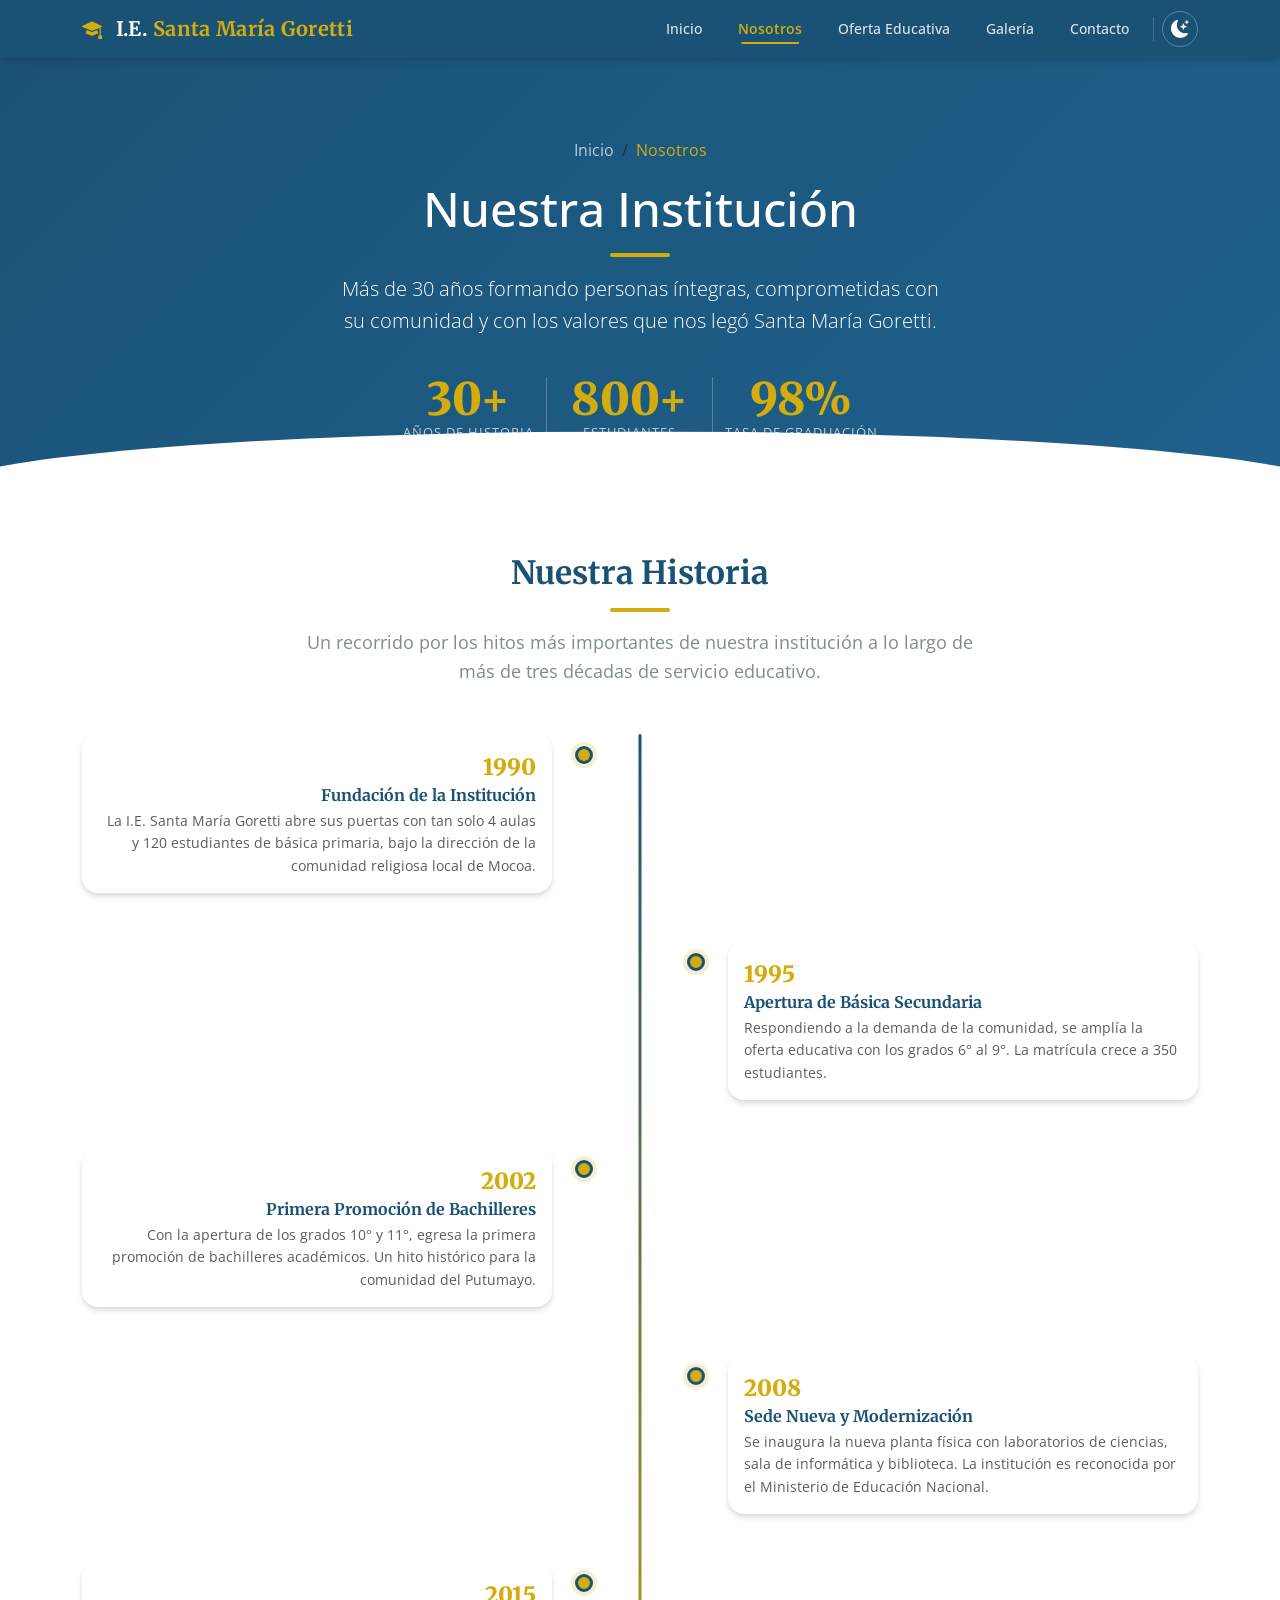
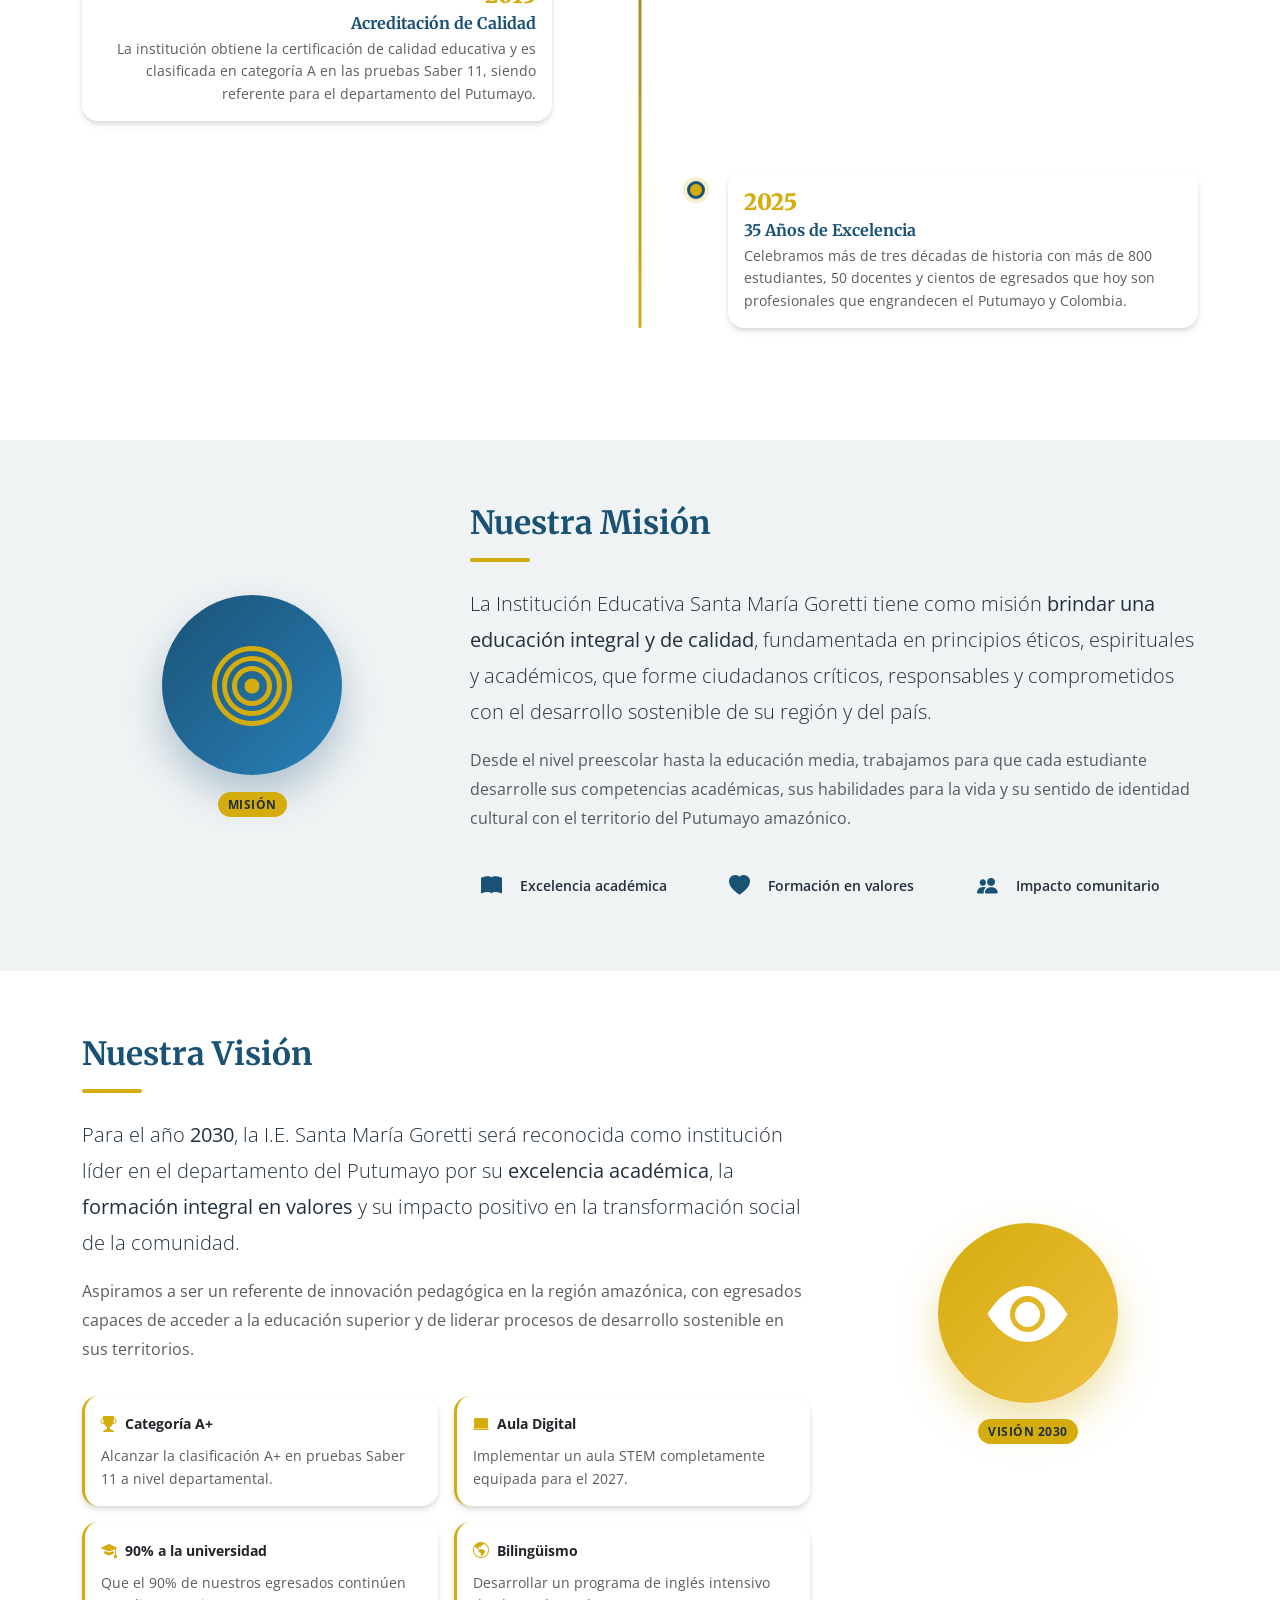
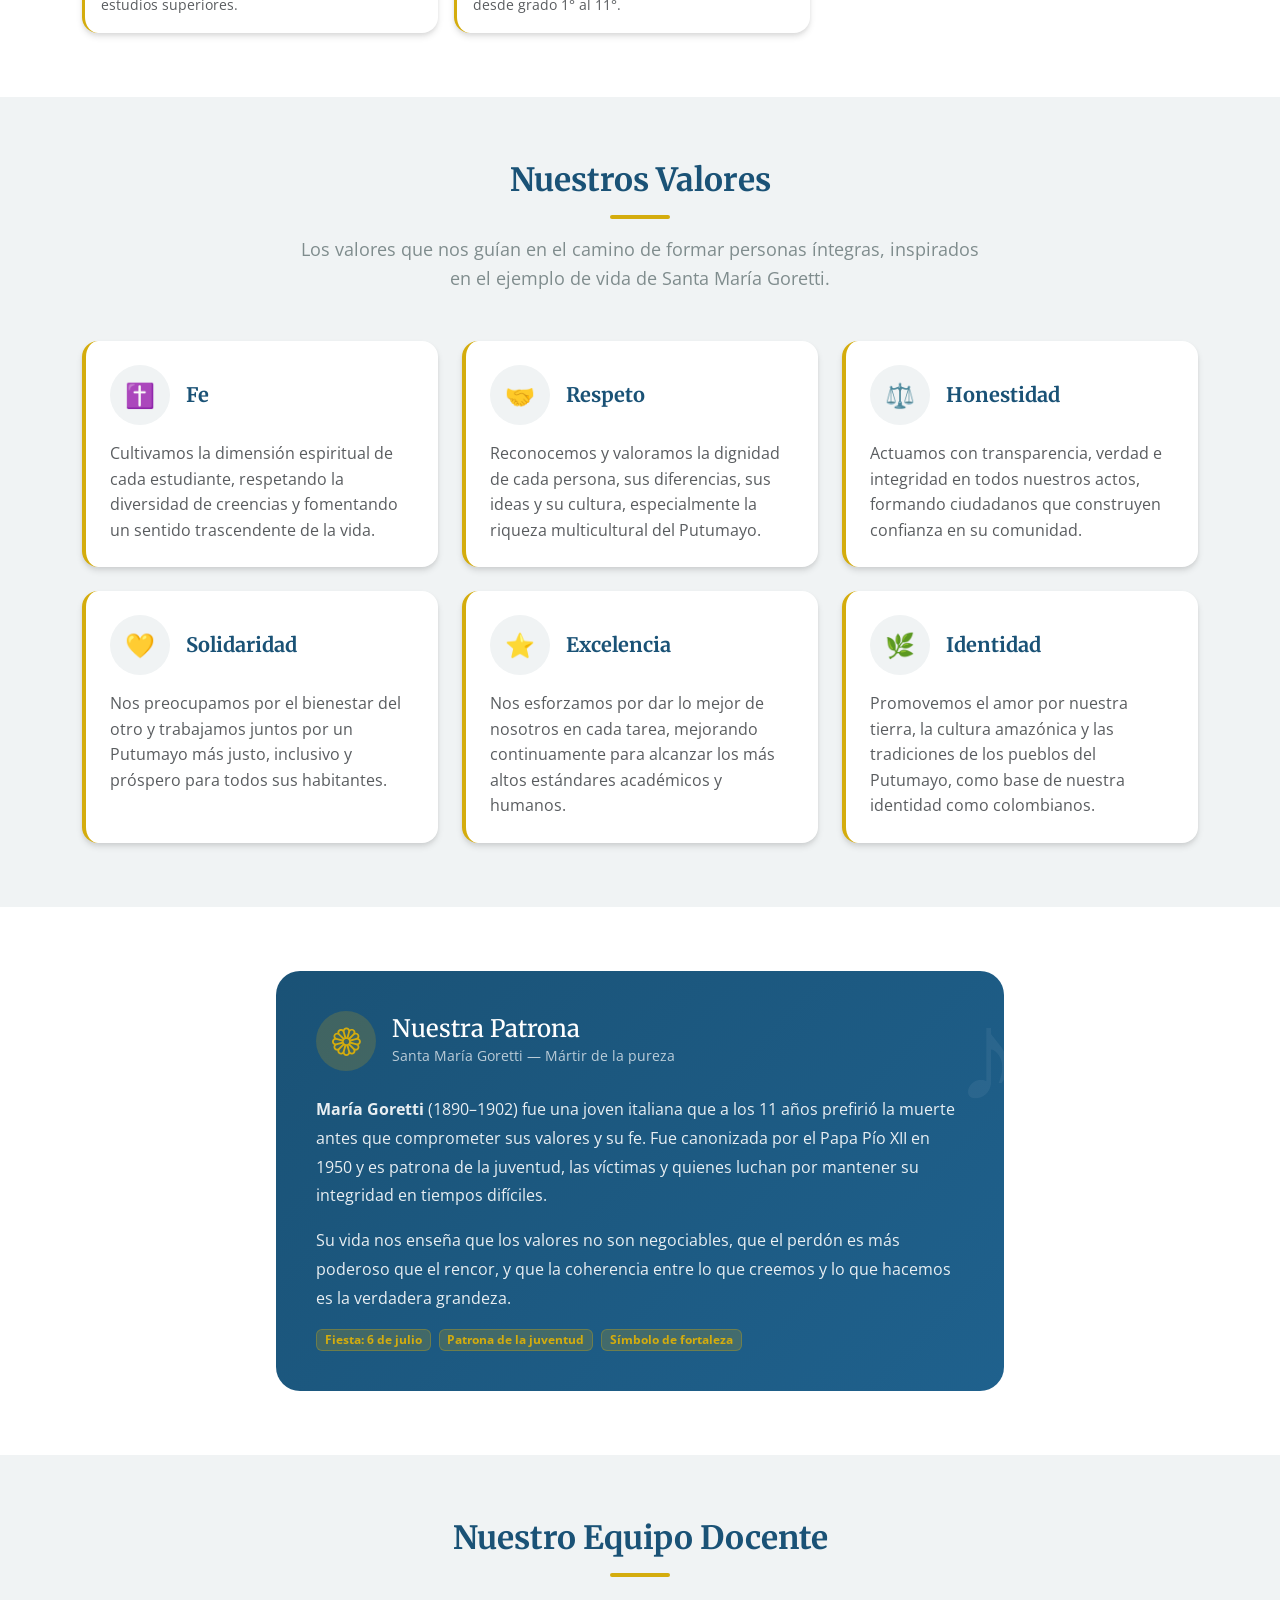
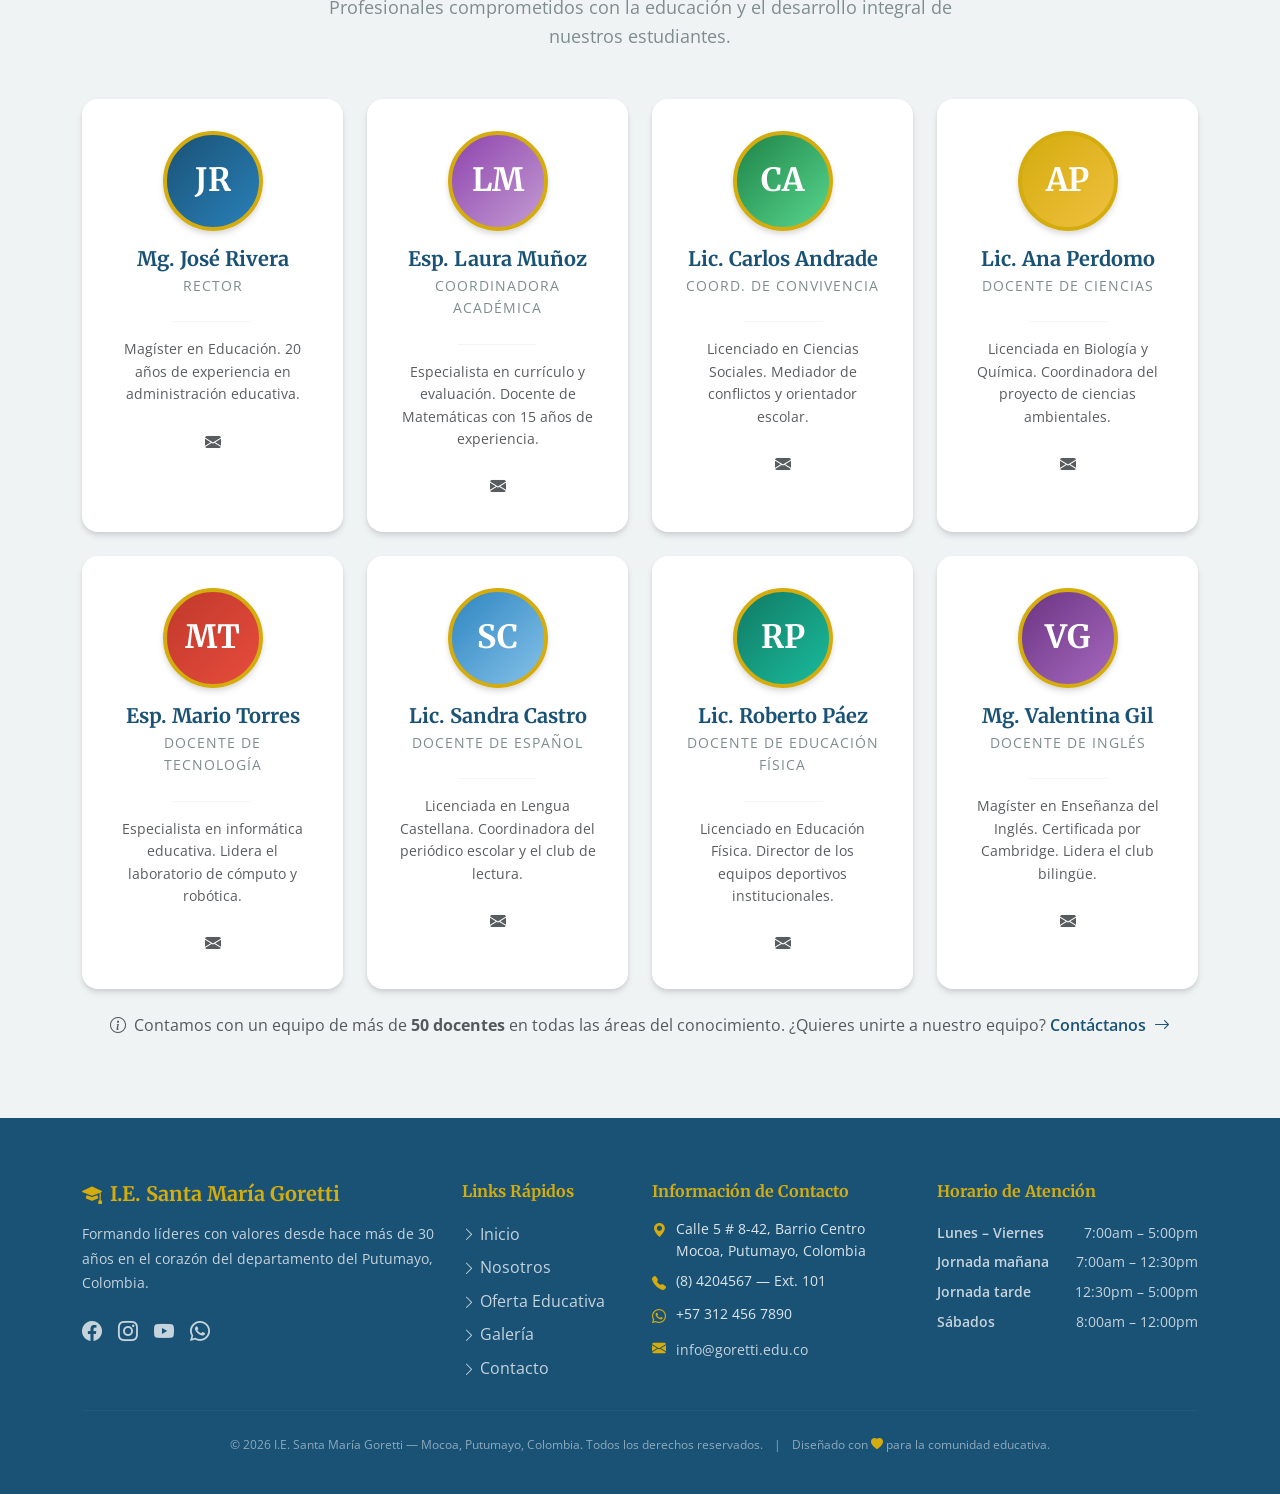
<file: nosotros.html>
<!doctype html>
<html lang="es">
  <head>
    <meta charset="UTF-8" />
    <meta name="viewport" content="width=device-width, initial-scale=1.0" />
    <meta http-equiv="X-UA-Compatible" content="IE=edge" />

    <title>Nosotros | I.E. Santa María Goretti — Mocoa, Putumayo</title>
    <meta
      name="description"
      content="Conoce la historia, misión, visión y valores de la Institución Educativa Santa María Goretti en Mocoa, Putumayo. Más de 30 años formando líderes con valores."
    />
    <meta
      name="keywords"
      content="educación, Putumayo, Mocoa, Santa María Goretti, historia, misión, visión, valores"
    />
    <meta name="author" content="I.E. Santa María Goretti" />

    <link rel="preconnect" href="https://fonts.googleapis.com" />
    <link rel="preconnect" href="https://fonts.gstatic.com" crossorigin />
    <link
      href="https://fonts.googleapis.com/css2?family=Merriweather:wght@400;700;900&family=Open+Sans:wght@400;500;600;700&display=swap"
      rel="stylesheet"
    />

    <link
      href="https://cdn.jsdelivr.net/npm/bootstrap@5.3.3/dist/css/bootstrap.min.css"
      rel="stylesheet"
    />

    <link
      rel="stylesheet"
      href="https://cdn.jsdelivr.net/npm/bootstrap-icons@1.11.3/font/bootstrap-icons.min.css"
    />

    <link rel="stylesheet" href="css/styles.css" />
    <link rel="stylesheet" href="css/animations.css" />

    <style>
      .timeline {
        position: relative;
        padding: 0;
        list-style: none;
      }

      .timeline::before {
        content: "";
        position: absolute;
        top: 0;
        bottom: 0;
        left: 50%;
        width: 3px;
        background: linear-gradient(
          to bottom,
          var(--color-primario),
          var(--color-secundario)
        );
        transform: translateX(-50%);
        border-radius: 3px;
      }

      .timeline-item {
        position: relative;
        margin-bottom: 3rem;
        width: 45%;
      }

      .timeline-item:nth-child(odd) {
        left: 0;
        text-align: right;
        padding-right: 2rem;
      }

      .timeline-item:nth-child(even) {
        left: 55%;
        padding-left: 2rem;
      }

      .timeline-punto {
        position: absolute;
        top: 12px;
        width: 18px;
        height: 18px;
        border-radius: 50%;
        background-color: var(--color-secundario);
        border: 3px solid var(--color-primario);
        box-shadow: 0 0 0 4px rgba(212, 172, 13, 0.2);
      }

      .timeline-item:nth-child(odd) .timeline-punto {
        right: -9px;
      }
      .timeline-item:nth-child(even) .timeline-punto {
        left: -9px;
      }

      .timeline-ano {
        font-family: var(--fuente-titulo);
        font-size: 1.4rem;
        font-weight: 900;
        color: var(--color-secundario);
      }

      .timeline-titulo {
        font-family: var(--fuente-titulo);
        font-size: 1rem;
        font-weight: 700;
        color: var(--color-primario);
        margin-bottom: 0.3rem;
      }

      body.modo-oscuro .timeline-titulo {
        color: var(--oscuro-texto);
      }

      @media (max-width: 768px) {
        .timeline::before {
          left: 16px;
        }

        .timeline-item {
          width: 100%;
          left: 0 !important;
          text-align: left !important;
          padding-left: 3rem !important;
          padding-right: 0 !important;
        }

        .timeline-punto {
          left: 7px !important;
          right: auto !important;
        }
      }

      .valor-card {
        border-left: 4px solid var(--color-secundario);
        transition: var(--transicion);
      }

      .valor-card:hover {
        border-left-color: var(--color-primario);
        transform: translateX(6px);
      }

      .himno-contenedor {
        background: linear-gradient(135deg, var(--color-primario), #1f618d);
        color: white;
        border-radius: var(--radio-xl);
        padding: 2.5rem;
        position: relative;
        overflow: hidden;
      }

      .himno-contenedor::before {
        content: "♪";
        position: absolute;
        font-size: 8rem;
        opacity: 0.06;
        right: -1rem;
        top: -1rem;
        font-family: serif;
      }

      .hero-interior {
        background: linear-gradient(
          135deg,
          var(--color-primario) 0%,
          #1f618d 100%
        );
        color: white;
        padding: 5rem 0 3rem;
        position: relative;
        overflow: hidden;
      }

      .hero-interior::after {
        content: "";
        position: absolute;
        bottom: -1px;
        left: 0;
        right: 0;
        height: 60px;
        background-color: var(--color-blanco);
        clip-path: ellipse(55% 100% at 50% 100%);
      }

      body.modo-oscuro .hero-interior::after {
        background-color: var(--oscuro-fondo);
      }

      .stat-numero {
        font-family: var(--fuente-titulo);
        font-size: 2.8rem;
        font-weight: 900;
        color: var(--color-secundario);
        line-height: 1;
      }

      .stat-etiqueta {
        font-size: 0.8rem;
        text-transform: uppercase;
        letter-spacing: 1px;
        color: rgba(255, 255, 255, 0.7);
      }
    </style>
  </head>

  <body>
    <header>
      <nav
        class="navbar navbar-expand-lg"
        id="barraNavegacion"
        aria-label="Navegación principal"
      >
        <div class="container">
          <a class="navbar-brand" href="index.html">
            <i
              class="bi bi-mortarboard-fill me-2"
              style="color: var(--color-secundario)"
            ></i>
            I.E. <span>Santa María Goretti</span>
          </a>

          <button
            class="navbar-toggler"
            type="button"
            data-bs-toggle="collapse"
            data-bs-target="#menuNavegacion"
            aria-controls="menuNavegacion"
            aria-expanded="false"
            aria-label="Abrir menú de navegación"
          >
            <span class="navbar-toggler-icon"></span>
          </button>

          <div class="collapse navbar-collapse" id="menuNavegacion">
            <ul class="navbar-nav ms-auto align-items-lg-center gap-1">
              <li class="nav-item">
                <a class="nav-link" href="index.html">Inicio</a>
              </li>
              <li class="nav-item">
                <a class="nav-link" href="nosotros.html">Nosotros</a>
              </li>
              <li class="nav-item">
                <a class="nav-link" href="oferta.html">Oferta Educativa</a>
              </li>
              <li class="nav-item">
                <a class="nav-link" href="galeria.html">Galería</a>
              </li>
              <li class="nav-item">
                <a class="nav-link" href="contacto.html">Contacto</a>
              </li>
              <li class="nav-item d-none d-lg-block">
                <span
                  style="
                    border-left: 1px solid rgba(255, 255, 255, 0.2);
                    height: 24px;
                    display: block;
                    margin: 8px 4px;
                  "
                ></span>
              </li>
              <li class="nav-item">
                <button
                  id="botonTema"
                  aria-label="Cambiar modo de color"
                  title="Alternar modo oscuro"
                >
                  <i class="bi bi-moon-stars-fill" id="iconoTema"></i>
                </button>
              </li>
            </ul>
          </div>
        </div>
      </nav>
    </header>

    <main>
      <section
        class="hero-interior"
        aria-label="Encabezado de la página Nosotros"
      >
        <div class="container text-center">
          <!-- Migas de pan (breadcrumb): indica dónde está el usuario -->
          <nav aria-label="Ruta de navegación" class="mb-3">
            <ol
              class="breadcrumb justify-content-center"
              style="background: transparent"
            >
              <li class="breadcrumb-item">
                <a href="index.html" style="color: rgba(255, 255, 255, 0.7)"
                  >Inicio</a
                >
              </li>
              <li
                class="breadcrumb-item active"
                style="color: var(--color-secundario)"
              >
                Nosotros
              </li>
            </ol>
          </nav>

          <h1
            class="hero-titulo-animado"
            style="font-size: clamp(2rem, 4vw, 3rem)"
          >
            Nuestra Institución
          </h1>
          <div class="linea-dorada centrada linea-dorada-animada my-3"></div>
          <p
            class="hero-subtitulo-animado lead mx-auto"
            style="max-width: 600px; opacity: 0.9"
          >
            Más de 30 años formando personas íntegras, comprometidas con su
            comunidad y con los valores que nos legó Santa María Goretti.
          </p>

          <div
            class="row justify-content-center g-4 mt-3 hero-botones-animados"
          >
            <div class="col-auto">
              <div class="stat-numero">30+</div>
              <div class="stat-etiqueta">Años de historia</div>
            </div>
            <div
              class="col-auto px-4"
              style="
                border-left: 1px solid rgba(255, 255, 255, 0.25);
                border-right: 1px solid rgba(255, 255, 255, 0.25);
              "
            >
              <div class="stat-numero">800+</div>
              <div class="stat-etiqueta">Estudiantes</div>
            </div>
            <div class="col-auto">
              <div class="stat-numero">98%</div>
              <div class="stat-etiqueta">Tasa de graduación</div>
            </div>
          </div>
        </div>
      </section>

      <section id="historia" aria-label="Historia de la institución">
        <div class="container">
          <div class="bloque-centrado mb-5 animacion-entrada slide-up">
            <h2 class="titulo-seccion">Nuestra Historia</h2>
            <div class="linea-dorada centrada mb-3"></div>
            <p class="subtitulo-seccion">
              Un recorrido por los hitos más importantes de nuestra institución
              a lo largo de más de tres décadas de servicio educativo.
            </p>
          </div>

          <ul class="timeline" aria-label="Línea de tiempo histórica">
            <li
              class="timeline-item animacion-entrada slide-in-izquierda retraso-1"
            >
              <div class="timeline-punto"></div>
              <article class="card p-3">
                <div class="timeline-ano">1990</div>
                <h3 class="timeline-titulo">Fundación de la Institución</h3>
                <p class="text-muted small mb-0">
                  La I.E. Santa María Goretti abre sus puertas con tan solo 4
                  aulas y 120 estudiantes de básica primaria, bajo la dirección
                  de la comunidad religiosa local de Mocoa.
                </p>
              </article>
            </li>

            <li
              class="timeline-item animacion-entrada slide-in-derecha retraso-2"
            >
              <div class="timeline-punto"></div>
              <article class="card p-3">
                <div class="timeline-ano">1995</div>
                <h3 class="timeline-titulo">Apertura de Básica Secundaria</h3>
                <p class="text-muted small mb-0">
                  Respondiendo a la demanda de la comunidad, se amplía la oferta
                  educativa con los grados 6° al 9°. La matrícula crece a 350
                  estudiantes.
                </p>
              </article>
            </li>

            <li
              class="timeline-item animacion-entrada slide-in-izquierda retraso-3"
            >
              <div class="timeline-punto"></div>
              <article class="card p-3">
                <div class="timeline-ano">2002</div>
                <h3 class="timeline-titulo">
                  Primera Promoción de Bachilleres
                </h3>
                <p class="text-muted small mb-0">
                  Con la apertura de los grados 10° y 11°, egresa la primera
                  promoción de bachilleres académicos. Un hito histórico para la
                  comunidad del Putumayo.
                </p>
              </article>
            </li>

            <li
              class="timeline-item animacion-entrada slide-in-derecha retraso-4"
            >
              <div class="timeline-punto"></div>
              <article class="card p-3">
                <div class="timeline-ano">2008</div>
                <h3 class="timeline-titulo">Sede Nueva y Modernización</h3>
                <p class="text-muted small mb-0">
                  Se inaugura la nueva planta física con laboratorios de
                  ciencias, sala de informática y biblioteca. La institución es
                  reconocida por el Ministerio de Educación Nacional.
                </p>
              </article>
            </li>

            <li
              class="timeline-item animacion-entrada slide-in-izquierda retraso-5"
            >
              <div class="timeline-punto"></div>
              <article class="card p-3">
                <div class="timeline-ano">2015</div>
                <h3 class="timeline-titulo">Acreditación de Calidad</h3>
                <p class="text-muted small mb-0">
                  La institución obtiene la certificación de calidad educativa y
                  es clasificada en categoría A en las pruebas Saber 11, siendo
                  referente para el departamento del Putumayo.
                </p>
              </article>
            </li>

            <li
              class="timeline-item animacion-entrada slide-in-derecha retraso-6"
            >
              <div class="timeline-punto"></div>
              <article class="card p-3">
                <div class="timeline-ano">2025</div>
                <h3 class="timeline-titulo">35 Años de Excelencia</h3>
                <p class="text-muted small mb-0">
                  Celebramos más de tres décadas de historia con más de 800
                  estudiantes, 50 docentes y cientos de egresados que hoy son
                  profesionales que engrandecen el Putumayo y Colombia.
                </p>
              </article>
            </li>
          </ul>
        </div>
      </section>

      <section
        class="seccion-alternada"
        id="mision"
        aria-label="Misión institucional"
      >
        <div class="container">
          <div class="row align-items-center g-5">
            <div class="col-lg-4 text-center animacion-entrada scale-in">
              <div
                class="mx-auto mb-3"
                style="
                  width: 180px;
                  height: 180px;
                  border-radius: 50%;
                  background: linear-gradient(
                    135deg,
                    var(--color-primario),
                    #2980b9
                  );
                  display: flex;
                  align-items: center;
                  justify-content: center;
                  box-shadow: 0 20px 40px rgba(26, 82, 118, 0.3);
                "
              >
                <i
                  class="bi bi-bullseye"
                  style="font-size: 5rem; color: var(--color-secundario)"
                ></i>
              </div>
              <span class="badge-nivel">Misión</span>
            </div>

            <div class="col-lg-8 animacion-entrada slide-in-derecha retraso-2">
              <h2 class="titulo-seccion text-start mb-3">Nuestra Misión</h2>
              <div class="linea-dorada mb-4"></div>
              <p
                class="lead"
                style="color: var(--color-texto); line-height: 1.8"
              >
                La Institución Educativa Santa María Goretti tiene como misión
                <strong>brindar una educación integral y de calidad</strong>,
                fundamentada en principios éticos, espirituales y académicos,
                que forme ciudadanos críticos, responsables y comprometidos con
                el desarrollo sostenible de su región y del país.
              </p>
              <p style="line-height: 1.8" class="text-muted">
                Desde el nivel preescolar hasta la educación media, trabajamos
                para que cada estudiante desarrolle sus competencias académicas,
                sus habilidades para la vida y su sentido de identidad cultural
                con el territorio del Putumayo amazónico.
              </p>

              <div class="row g-3 mt-2">
                <div class="col-sm-4">
                  <div class="d-flex align-items-center gap-2">
                    <div
                      class="icono-circulo"
                      style="width: 42px; height: 42px; flex-shrink: 0"
                    >
                      <i class="bi bi-book-fill small"></i>
                    </div>
                    <span class="small fw-semibold">Excelencia académica</span>
                  </div>
                </div>
                <div class="col-sm-4">
                  <div class="d-flex align-items-center gap-2">
                    <div
                      class="icono-circulo"
                      style="width: 42px; height: 42px; flex-shrink: 0"
                    >
                      <i class="bi bi-heart-fill small"></i>
                    </div>
                    <span class="small fw-semibold">Formación en valores</span>
                  </div>
                </div>
                <div class="col-sm-4">
                  <div class="d-flex align-items-center gap-2">
                    <div
                      class="icono-circulo"
                      style="width: 42px; height: 42px; flex-shrink: 0"
                    >
                      <i class="bi bi-people-fill small"></i>
                    </div>
                    <span class="small fw-semibold">Impacto comunitario</span>
                  </div>
                </div>
              </div>
            </div>
          </div>
        </div>
      </section>

      <section id="vision" aria-label="Visión institucional">
        <div class="container">
          <div class="row align-items-center g-5">
            <!-- Texto de la visión (izquierda) -->
            <div class="col-lg-8 animacion-entrada slide-in-izquierda">
              <h2 class="titulo-seccion text-start mb-3">Nuestra Visión</h2>
              <div class="linea-dorada mb-4"></div>
              <p class="lead" style="line-height: 1.8">
                Para el año <strong>2030</strong>, la I.E. Santa María Goretti
                será reconocida como institución líder en el departamento del
                Putumayo por su <strong>excelencia académica</strong>, la
                <strong>formación integral en valores</strong> y su impacto
                positivo en la transformación social de la comunidad.
              </p>
              <p class="text-muted" style="line-height: 1.8">
                Aspiramos a ser un referente de innovación pedagógica en la
                región amazónica, con egresados capaces de acceder a la
                educación superior y de liderar procesos de desarrollo
                sostenible en sus territorios.
              </p>

              <div class="row g-3 mt-2">
                <div class="col-md-6">
                  <div
                    class="card p-3 h-100"
                    style="border-left: 3px solid var(--color-secundario)"
                  >
                    <div class="d-flex gap-2 align-items-center mb-2">
                      <i
                        class="bi bi-trophy-fill"
                        style="color: var(--color-secundario)"
                      ></i>
                      <strong class="small">Categoría A+</strong>
                    </div>
                    <p class="small text-muted mb-0">
                      Alcanzar la clasificación A+ en pruebas Saber 11 a nivel
                      departamental.
                    </p>
                  </div>
                </div>
                <div class="col-md-6">
                  <div
                    class="card p-3 h-100"
                    style="border-left: 3px solid var(--color-secundario)"
                  >
                    <div class="d-flex gap-2 align-items-center mb-2">
                      <i
                        class="bi bi-laptop-fill"
                        style="color: var(--color-secundario)"
                      ></i>
                      <strong class="small">Aula Digital</strong>
                    </div>
                    <p class="small text-muted mb-0">
                      Implementar un aula STEM completamente equipada para el
                      2027.
                    </p>
                  </div>
                </div>
                <div class="col-md-6">
                  <div
                    class="card p-3 h-100"
                    style="border-left: 3px solid var(--color-secundario)"
                  >
                    <div class="d-flex gap-2 align-items-center mb-2">
                      <i
                        class="bi bi-mortarboard-fill"
                        style="color: var(--color-secundario)"
                      ></i>
                      <strong class="small">90% a la universidad</strong>
                    </div>
                    <p class="small text-muted mb-0">
                      Que el 90% de nuestros egresados continúen estudios
                      superiores.
                    </p>
                  </div>
                </div>
                <div class="col-md-6">
                  <div
                    class="card p-3 h-100"
                    style="border-left: 3px solid var(--color-secundario)"
                  >
                    <div class="d-flex gap-2 align-items-center mb-2">
                      <i
                        class="bi bi-globe-americas"
                        style="color: var(--color-secundario)"
                      ></i>
                      <strong class="small">Bilingüismo</strong>
                    </div>
                    <p class="small text-muted mb-0">
                      Desarrollar un programa de inglés intensivo desde grado 1°
                      al 11°.
                    </p>
                  </div>
                </div>
              </div>
            </div>

            <div
              class="col-lg-4 text-center animacion-entrada scale-in retraso-3"
            >
              <div
                class="mx-auto"
                style="
                  width: 180px;
                  height: 180px;
                  border-radius: 50%;
                  background: linear-gradient(135deg, #d4ac0d, #f0c040);
                  display: flex;
                  align-items: center;
                  justify-content: center;
                  box-shadow: 0 20px 40px rgba(212, 172, 13, 0.35);
                "
              >
                <i
                  class="bi bi-eye-fill"
                  style="font-size: 5rem; color: white"
                ></i>
              </div>
              <span class="badge-nivel mt-3 d-inline-block">Visión 2030</span>
            </div>
          </div>
        </div>
      </section>

      <section
        class="seccion-alternada"
        id="valores"
        aria-label="Valores institucionales"
      >
        <div class="container">
          <div class="bloque-centrado mb-5 animacion-entrada slide-up">
            <h2 class="titulo-seccion">Nuestros Valores</h2>
            <div class="linea-dorada centrada mb-3"></div>
            <p class="subtitulo-seccion">
              Los valores que nos guían en el camino de formar personas
              íntegras, inspirados en el ejemplo de vida de Santa María Goretti.
            </p>
          </div>

          <div class="row g-4">
            <div class="col-lg-4 col-md-6 animacion-entrada slide-up retraso-1">
              <article class="card valor-card h-100">
                <div class="card-body p-4">
                  <div class="d-flex align-items-center gap-3 mb-3">
                    <div class="icono-circulo">✝️</div>
                    <h3
                      class="h5 mb-0 fw-bold"
                      style="
                        font-family: var(--fuente-titulo);
                        color: var(--color-primario);
                      "
                    >
                      Fe
                    </h3>
                  </div>
                  <p class="text-muted mb-0">
                    Cultivamos la dimensión espiritual de cada estudiante,
                    respetando la diversidad de creencias y fomentando un
                    sentido trascendente de la vida.
                  </p>
                </div>
              </article>
            </div>

            <div class="col-lg-4 col-md-6 animacion-entrada slide-up retraso-2">
              <article class="card valor-card h-100">
                <div class="card-body p-4">
                  <div class="d-flex align-items-center gap-3 mb-3">
                    <div class="icono-circulo">🤝</div>
                    <h3
                      class="h5 mb-0 fw-bold"
                      style="
                        font-family: var(--fuente-titulo);
                        color: var(--color-primario);
                      "
                    >
                      Respeto
                    </h3>
                  </div>
                  <p class="text-muted mb-0">
                    Reconocemos y valoramos la dignidad de cada persona, sus
                    diferencias, sus ideas y su cultura, especialmente la
                    riqueza multicultural del Putumayo.
                  </p>
                </div>
              </article>
            </div>

            <div class="col-lg-4 col-md-6 animacion-entrada slide-up retraso-3">
              <article class="card valor-card h-100">
                <div class="card-body p-4">
                  <div class="d-flex align-items-center gap-3 mb-3">
                    <div class="icono-circulo">⚖️</div>
                    <h3
                      class="h5 mb-0 fw-bold"
                      style="
                        font-family: var(--fuente-titulo);
                        color: var(--color-primario);
                      "
                    >
                      Honestidad
                    </h3>
                  </div>
                  <p class="text-muted mb-0">
                    Actuamos con transparencia, verdad e integridad en todos
                    nuestros actos, formando ciudadanos que construyen confianza
                    en su comunidad.
                  </p>
                </div>
              </article>
            </div>

            <div class="col-lg-4 col-md-6 animacion-entrada slide-up retraso-4">
              <article class="card valor-card h-100">
                <div class="card-body p-4">
                  <div class="d-flex align-items-center gap-3 mb-3">
                    <div class="icono-circulo">💛</div>
                    <h3
                      class="h5 mb-0 fw-bold"
                      style="
                        font-family: var(--fuente-titulo);
                        color: var(--color-primario);
                      "
                    >
                      Solidaridad
                    </h3>
                  </div>
                  <p class="text-muted mb-0">
                    Nos preocupamos por el bienestar del otro y trabajamos
                    juntos por un Putumayo más justo, inclusivo y próspero para
                    todos sus habitantes.
                  </p>
                </div>
              </article>
            </div>

            <div class="col-lg-4 col-md-6 animacion-entrada slide-up retraso-5">
              <article class="card valor-card h-100">
                <div class="card-body p-4">
                  <div class="d-flex align-items-center gap-3 mb-3">
                    <div class="icono-circulo">⭐</div>
                    <h3
                      class="h5 mb-0 fw-bold"
                      style="
                        font-family: var(--fuente-titulo);
                        color: var(--color-primario);
                      "
                    >
                      Excelencia
                    </h3>
                  </div>
                  <p class="text-muted mb-0">
                    Nos esforzamos por dar lo mejor de nosotros en cada tarea,
                    mejorando continuamente para alcanzar los más altos
                    estándares académicos y humanos.
                  </p>
                </div>
              </article>
            </div>

            <div class="col-lg-4 col-md-6 animacion-entrada slide-up retraso-6">
              <article class="card valor-card h-100">
                <div class="card-body p-4">
                  <div class="d-flex align-items-center gap-3 mb-3">
                    <div class="icono-circulo">🌿</div>
                    <h3
                      class="h5 mb-0 fw-bold"
                      style="
                        font-family: var(--fuente-titulo);
                        color: var(--color-primario);
                      "
                    >
                      Identidad
                    </h3>
                  </div>
                  <p class="text-muted mb-0">
                    Promovemos el amor por nuestra tierra, la cultura amazónica
                    y las tradiciones de los pueblos del Putumayo, como base de
                    nuestra identidad como colombianos.
                  </p>
                </div>
              </article>
            </div>
          </div>
        </div>
      </section>

      <section id="patrona" aria-label="Nuestra patrona Santa María Goretti">
        <div class="container">
          <div class="row align-items-center g-5 justify-content-center">
            <div class="col-lg-8 animacion-entrada slide-up">
              <div class="himno-contenedor">
                <div class="d-flex align-items-center gap-3 mb-4">
                  <div
                    style="
                      width: 60px;
                      height: 60px;
                      border-radius: 50%;
                      background: rgba(212, 172, 13, 0.2);
                      display: flex;
                      align-items: center;
                      justify-content: center;
                      flex-shrink: 0;
                    "
                  >
                    <i
                      class="bi bi-flower1"
                      style="font-size: 1.8rem; color: var(--color-secundario)"
                    ></i>
                  </div>
                  <div>
                    <h2
                      class="mb-0"
                      style="
                        font-family: var(--fuente-titulo);
                        font-size: 1.5rem;
                      "
                    >
                      Nuestra Patrona
                    </h2>
                    <p
                      class="mb-0"
                      style="color: rgba(255, 255, 255, 0.7); font-size: 0.9rem"
                    >
                      Santa María Goretti — Mártir de la pureza
                    </p>
                  </div>
                </div>

                <p style="line-height: 1.8; opacity: 0.9">
                  <strong>María Goretti</strong> (1890–1902) fue una joven
                  italiana que a los 11 años prefirió la muerte antes que
                  comprometer sus valores y su fe. Fue canonizada por el Papa
                  Pío XII en 1950 y es patrona de la juventud, las víctimas y
                  quienes luchan por mantener su integridad en tiempos
                  difíciles.
                </p>
                <p style="line-height: 1.8; opacity: 0.9">
                  Su vida nos enseña que los valores no son negociables, que el
                  perdón es más poderoso que el rencor, y que la coherencia
                  entre lo que creemos y lo que hacemos es la verdadera
                  grandeza.
                </p>

                <div class="d-flex flex-wrap gap-2 mt-3">
                  <span
                    class="badge"
                    style="
                      background: rgba(212, 172, 13, 0.2);
                      color: var(--color-secundario);
                      border: 1px solid rgba(212, 172, 13, 0.3);
                    "
                  >
                    Fiesta: 6 de julio
                  </span>
                  <span
                    class="badge"
                    style="
                      background: rgba(212, 172, 13, 0.2);
                      color: var(--color-secundario);
                      border: 1px solid rgba(212, 172, 13, 0.3);
                    "
                  >
                    Patrona de la juventud
                  </span>
                  <span
                    class="badge"
                    style="
                      background: rgba(212, 172, 13, 0.2);
                      color: var(--color-secundario);
                      border: 1px solid rgba(212, 172, 13, 0.3);
                    "
                  >
                    Símbolo de fortaleza
                  </span>
                </div>
              </div>
            </div>
          </div>
        </div>
      </section>

      <section
        class="seccion-alternada"
        id="equipo"
        aria-label="Equipo docente"
      >
        <div class="container">
          <div class="bloque-centrado mb-5 animacion-entrada slide-up">
            <h2 class="titulo-seccion">Nuestro Equipo Docente</h2>
            <div class="linea-dorada centrada mb-3"></div>
            <p class="subtitulo-seccion">
              Profesionales comprometidos con la educación y el desarrollo
              integral de nuestros estudiantes.
            </p>
          </div>

          <div class="row g-4">
            <div class="col-lg-3 col-sm-6 animacion-entrada scale-in retraso-1">
              <article class="card tarjeta-docente hover-elevar h-100">
                <div
                  class="avatar-docente d-flex align-items-center justify-content-center"
                  style="
                    background: linear-gradient(
                      135deg,
                      var(--color-primario),
                      #2980b9
                    );
                    font-size: 2rem;
                    font-weight: 700;
                    color: white;
                    font-family: var(--fuente-titulo);
                  "
                >
                  JR
                </div>
                <h3 class="nombre-docente">Mg. José Rivera</h3>
                <p class="cargo-docente">Rector</p>
                <hr
                  style="
                    border-color: var(--color-borde);
                    width: 40%;
                    margin: 0.5rem auto;
                  "
                />
                <p class="small text-muted mt-2">
                  Magíster en Educación. 20 años de experiencia en
                  administración educativa.
                </p>
                <div class="d-flex gap-2 justify-content-center mt-2">
                  <a
                    href="mailto:rector@goretti.edu.co"
                    class="text-muted"
                    aria-label="Correo del rector"
                  >
                    <i class="bi bi-envelope-fill"></i>
                  </a>
                </div>
              </article>
            </div>

            <div class="col-lg-3 col-sm-6 animacion-entrada scale-in retraso-2">
              <article class="card tarjeta-docente hover-elevar h-100">
                <div
                  class="avatar-docente d-flex align-items-center justify-content-center"
                  style="
                    background: linear-gradient(135deg, #8e44ad, #c39bd3);
                    font-size: 2rem;
                    font-weight: 700;
                    color: white;
                    font-family: var(--fuente-titulo);
                  "
                >
                  LM
                </div>
                <h3 class="nombre-docente">Esp. Laura Muñoz</h3>
                <p class="cargo-docente">Coordinadora Académica</p>
                <hr
                  style="
                    border-color: var(--color-borde);
                    width: 40%;
                    margin: 0.5rem auto;
                  "
                />
                <p class="small text-muted mt-2">
                  Especialista en currículo y evaluación. Docente de Matemáticas
                  con 15 años de experiencia.
                </p>
                <div class="d-flex gap-2 justify-content-center mt-2">
                  <a
                    href="mailto:academica@goretti.edu.co"
                    class="text-muted"
                    aria-label="Correo de coordinación académica"
                  >
                    <i class="bi bi-envelope-fill"></i>
                  </a>
                </div>
              </article>
            </div>

            <div class="col-lg-3 col-sm-6 animacion-entrada scale-in retraso-3">
              <article class="card tarjeta-docente hover-elevar h-100">
                <div
                  class="avatar-docente d-flex align-items-center justify-content-center"
                  style="
                    background: linear-gradient(135deg, #1e8449, #58d68d);
                    font-size: 2rem;
                    font-weight: 700;
                    color: white;
                    font-family: var(--fuente-titulo);
                  "
                >
                  CA
                </div>
                <h3 class="nombre-docente">Lic. Carlos Andrade</h3>
                <p class="cargo-docente">Coord. de Convivencia</p>
                <hr
                  style="
                    border-color: var(--color-borde);
                    width: 40%;
                    margin: 0.5rem auto;
                  "
                />
                <p class="small text-muted mt-2">
                  Licenciado en Ciencias Sociales. Mediador de conflictos y
                  orientador escolar.
                </p>
                <div class="d-flex gap-2 justify-content-center mt-2">
                  <a
                    href="mailto:convivencia@goretti.edu.co"
                    class="text-muted"
                    aria-label="Correo de convivencia"
                  >
                    <i class="bi bi-envelope-fill"></i>
                  </a>
                </div>
              </article>
            </div>

            <div class="col-lg-3 col-sm-6 animacion-entrada scale-in retraso-4">
              <article class="card tarjeta-docente hover-elevar h-100">
                <div
                  class="avatar-docente d-flex align-items-center justify-content-center"
                  style="
                    background: linear-gradient(135deg, #d4ac0d, #f0c040);
                    font-size: 2rem;
                    font-weight: 700;
                    color: white;
                    font-family: var(--fuente-titulo);
                  "
                >
                  AP
                </div>
                <h3 class="nombre-docente">Lic. Ana Perdomo</h3>
                <p class="cargo-docente">Docente de Ciencias</p>
                <hr
                  style="
                    border-color: var(--color-borde);
                    width: 40%;
                    margin: 0.5rem auto;
                  "
                />
                <p class="small text-muted mt-2">
                  Licenciada en Biología y Química. Coordinadora del proyecto de
                  ciencias ambientales.
                </p>
                <div class="d-flex gap-2 justify-content-center mt-2">
                  <a
                    href="mailto:ciencias@goretti.edu.co"
                    class="text-muted"
                    aria-label="Correo de ciencias"
                  >
                    <i class="bi bi-envelope-fill"></i>
                  </a>
                </div>
              </article>
            </div>

            <div class="col-lg-3 col-sm-6 animacion-entrada scale-in retraso-5">
              <article class="card tarjeta-docente hover-elevar h-100">
                <div
                  class="avatar-docente d-flex align-items-center justify-content-center"
                  style="
                    background: linear-gradient(135deg, #c0392b, #e74c3c);
                    font-size: 2rem;
                    font-weight: 700;
                    color: white;
                    font-family: var(--fuente-titulo);
                  "
                >
                  MT
                </div>
                <h3 class="nombre-docente">Esp. Mario Torres</h3>
                <p class="cargo-docente">Docente de Tecnología</p>
                <hr
                  style="
                    border-color: var(--color-borde);
                    width: 40%;
                    margin: 0.5rem auto;
                  "
                />
                <p class="small text-muted mt-2">
                  Especialista en informática educativa. Lidera el laboratorio
                  de cómputo y robótica.
                </p>
                <div class="d-flex gap-2 justify-content-center mt-2">
                  <a
                    href="mailto:tecnologia@goretti.edu.co"
                    class="text-muted"
                    aria-label="Correo de tecnología"
                  >
                    <i class="bi bi-envelope-fill"></i>
                  </a>
                </div>
              </article>
            </div>

            <div class="col-lg-3 col-sm-6 animacion-entrada scale-in retraso-6">
              <article class="card tarjeta-docente hover-elevar h-100">
                <div
                  class="avatar-docente d-flex align-items-center justify-content-center"
                  style="
                    background: linear-gradient(135deg, #2e86c1, #85c1e9);
                    font-size: 2rem;
                    font-weight: 700;
                    color: white;
                    font-family: var(--fuente-titulo);
                  "
                >
                  SC
                </div>
                <h3 class="nombre-docente">Lic. Sandra Castro</h3>
                <p class="cargo-docente">Docente de Español</p>
                <hr
                  style="
                    border-color: var(--color-borde);
                    width: 40%;
                    margin: 0.5rem auto;
                  "
                />
                <p class="small text-muted mt-2">
                  Licenciada en Lengua Castellana. Coordinadora del periódico
                  escolar y el club de lectura.
                </p>
                <div class="d-flex gap-2 justify-content-center mt-2">
                  <a
                    href="mailto:espanol@goretti.edu.co"
                    class="text-muted"
                    aria-label="Correo de español"
                  >
                    <i class="bi bi-envelope-fill"></i>
                  </a>
                </div>
              </article>
            </div>

            <div class="col-lg-3 col-sm-6 animacion-entrada scale-in retraso-7">
              <article class="card tarjeta-docente hover-elevar h-100">
                <div
                  class="avatar-docente d-flex align-items-center justify-content-center"
                  style="
                    background: linear-gradient(135deg, #117a65, #1abc9c);
                    font-size: 2rem;
                    font-weight: 700;
                    color: white;
                    font-family: var(--fuente-titulo);
                  "
                >
                  RP
                </div>
                <h3 class="nombre-docente">Lic. Roberto Páez</h3>
                <p class="cargo-docente">Docente de Educación Física</p>
                <hr
                  style="
                    border-color: var(--color-borde);
                    width: 40%;
                    margin: 0.5rem auto;
                  "
                />
                <p class="small text-muted mt-2">
                  Licenciado en Educación Física. Director de los equipos
                  deportivos institucionales.
                </p>
                <div class="d-flex gap-2 justify-content-center mt-2">
                  <a
                    href="mailto:deportes@goretti.edu.co"
                    class="text-muted"
                    aria-label="Correo de educación física"
                  >
                    <i class="bi bi-envelope-fill"></i>
                  </a>
                </div>
              </article>
            </div>

            <div class="col-lg-3 col-sm-6 animacion-entrada scale-in retraso-8">
              <article class="card tarjeta-docente hover-elevar h-100">
                <div
                  class="avatar-docente d-flex align-items-center justify-content-center"
                  style="
                    background: linear-gradient(135deg, #6c3483, #a569bd);
                    font-size: 2rem;
                    font-weight: 700;
                    color: white;
                    font-family: var(--fuente-titulo);
                  "
                >
                  VG
                </div>
                <h3 class="nombre-docente">Mg. Valentina Gil</h3>
                <p class="cargo-docente">Docente de Inglés</p>
                <hr
                  style="
                    border-color: var(--color-borde);
                    width: 40%;
                    margin: 0.5rem auto;
                  "
                />
                <p class="small text-muted mt-2">
                  Magíster en Enseñanza del Inglés. Certificada por Cambridge.
                  Lidera el club bilingüe.
                </p>
                <div class="d-flex gap-2 justify-content-center mt-2">
                  <a
                    href="mailto:ingles@goretti.edu.co"
                    class="text-muted"
                    aria-label="Correo de inglés"
                  >
                    <i class="bi bi-envelope-fill"></i>
                  </a>
                </div>
              </article>
            </div>
          </div>

          <p class="text-center text-muted mt-4 animacion-entrada fade-in">
            <i class="bi bi-info-circle me-1"></i>
            Contamos con un equipo de más de <strong>50 docentes</strong> en
            todas las áreas del conocimiento. ¿Quieres unirte a nuestro equipo?
            <a
              href="contacto.html"
              style="color: var(--color-primario); font-weight: 600"
            >
              Contáctanos <i class="bi bi-arrow-right ms-1"></i>
            </a>
          </p>
        </div>
      </section>
    </main>

    <footer role="contentinfo">
      <div class="container">
        <div class="row g-4">
          <div class="col-lg-4 col-md-6">
            <h2 class="footer-titulo">
              <i class="bi bi-mortarboard-fill me-2"></i>I.E. Santa María
              Goretti
            </h2>
            <p
              style="
                color: rgba(255, 255, 255, 0.75);
                font-size: 0.9rem;
                line-height: 1.7;
              "
            >
              Formando líderes con valores desde hace más de 30 años en el
              corazón del departamento del Putumayo, Colombia.
            </p>
            <div class="d-flex gap-3 mt-3">
              <a href="#" class="footer-link" aria-label="Facebook"
                ><i class="bi bi-facebook fs-5"></i
              ></a>
              <a href="#" class="footer-link" aria-label="Instagram"
                ><i class="bi bi-instagram fs-5"></i
              ></a>
              <a href="#" class="footer-link" aria-label="YouTube"
                ><i class="bi bi-youtube fs-5"></i
              ></a>
              <a href="#" class="footer-link" aria-label="WhatsApp"
                ><i class="bi bi-whatsapp fs-5"></i
              ></a>
            </div>
          </div>

          <div class="col-lg-2 col-md-6">
            <h3 class="footer-titulo" style="font-size: 1rem">Links Rápidos</h3>
            <nav aria-label="Links rápidos del footer">
              <a href="index.html" class="footer-link"
                ><i class="bi bi-chevron-right me-1 small"></i>Inicio</a
              >
              <a href="nosotros.html" class="footer-link"
                ><i class="bi bi-chevron-right me-1 small"></i>Nosotros</a
              >
              <a href="oferta.html" class="footer-link"
                ><i class="bi bi-chevron-right me-1 small"></i>Oferta
                Educativa</a
              >
              <a href="galeria.html" class="footer-link"
                ><i class="bi bi-chevron-right me-1 small"></i>Galería</a
              >
              <a href="contacto.html" class="footer-link"
                ><i class="bi bi-chevron-right me-1 small"></i>Contacto</a
              >
            </nav>
          </div>

          <div class="col-lg-3 col-md-6">
            <h3 class="footer-titulo" style="font-size: 1rem">
              Información de Contacto
            </h3>
            <address style="font-style: normal">
              <div class="footer-info">
                <i class="bi bi-geo-alt-fill"></i
                ><span
                  >Calle 5 # 8-42, Barrio Centro<br />Mocoa, Putumayo,
                  Colombia</span
                >
              </div>
              <div class="footer-info">
                <i class="bi bi-telephone-fill"></i
                ><span>(8) 4204567 — Ext. 101</span>
              </div>
              <div class="footer-info">
                <i class="bi bi-whatsapp"></i><span>+57 312 456 7890</span>
              </div>
              <div class="footer-info">
                <i class="bi bi-envelope-fill"></i>
                <a
                  href="mailto:info@goretti.edu.co"
                  class="footer-link d-inline"
                  style="color: rgba(255, 255, 255, 0.75)"
                  >info@goretti.edu.co</a
                >
              </div>
            </address>
          </div>

          <div class="col-lg-3 col-md-6">
            <h3 class="footer-titulo" style="font-size: 1rem">
              Horario de Atención
            </h3>
            <table
              style="
                color: rgba(255, 255, 255, 0.75);
                font-size: 0.85rem;
                width: 100%;
              "
            >
              <tr>
                <td style="padding: 4px 0; font-weight: 600">
                  Lunes – Viernes
                </td>
                <td style="text-align: right">7:00am – 5:00pm</td>
              </tr>
              <tr>
                <td style="padding: 4px 0; font-weight: 600">Jornada mañana</td>
                <td style="text-align: right">7:00am – 12:30pm</td>
              </tr>
              <tr>
                <td style="padding: 4px 0; font-weight: 600">Jornada tarde</td>
                <td style="text-align: right">12:30pm – 5:00pm</td>
              </tr>
              <tr>
                <td style="padding: 4px 0; font-weight: 600">Sábados</td>
                <td style="text-align: right">8:00am – 12:00pm</td>
              </tr>
            </table>
          </div>
        </div>
        <hr class="footer-divider" />
        <p class="footer-creditos">
          © <span id="anoActual">2025</span> I.E. Santa María Goretti — Mocoa,
          Putumayo, Colombia. Todos los derechos reservados.
          <span class="mx-2">|</span>
          Diseñado con
          <i
            class="bi bi-heart-fill"
            style="color: var(--color-secundario)"
          ></i>
          para la comunidad educativa.
        </p>
      </div>
    </footer>

    <button
      id="botonArriba"
      aria-label="Volver al inicio de la página"
      title="Ir arriba"
    >
      <i class="bi bi-arrow-up-short fs-4"></i>
    </button>

    <script src="https://cdn.jsdelivr.net/npm/bootstrap@5.3.3/dist/js/bootstrap.bundle.min.js"></script>
    <script src="js/tema.js"></script>
    <script src="js/main.js"></script>
  </body>
</html>
</file>
<file: css/styles.css>
:root {
  --color-primario:    #1a5276;   
  --color-secundario:  #d4ac0d;   
  --color-acento:      #f0f3f4;   
  --color-texto:       #212f3d;   

  --color-blanco:      #ffffff;
  --color-exito:       #1e8449;   
  --color-error:       #c0392b;   
  --color-borde:       #d5d8dc;   
  --color-sombra:      rgba(26, 82, 118, 0.15); 

  --oscuro-fondo:      #1a1a2e;
  --oscuro-superficie: #16213e;
  --oscuro-tarjeta:    #0f3460;
  --oscuro-texto:      #eeeeee;
  --oscuro-texto-suave:#aab7b8;

  --fuente-titulo:     'Merriweather', Georgia, serif;
  --fuente-texto:      'Open Sans', Arial, sans-serif;

  --tamaño-xs:   0.75rem;   
  --tamaño-sm:   0.875rem;  
  --tamaño-base: 1rem;      
  --tamaño-md:   1.125rem;  
  --tamaño-lg:   1.25rem;   
  --tamaño-xl:   1.5rem;    
  --tamaño-2xl:  2rem;      
  --tamaño-3xl:  2.5rem;    

  --espacio-xs:  0.25rem;   
  --espacio-sm:  0.5rem;   
  --espacio-md:  1rem;      
  --espacio-lg:  1.5rem;    
  --espacio-xl:  2rem;      
  --espacio-2xl: 3rem;      
  --espacio-3xl: 4rem;      

  --radio-sm:    4px;
  --radio-md:    8px;
  --radio-lg:    16px;
  --radio-xl:    24px;
  --radio-full:  9999px;   

  --sombra-sm:   0 1px 3px rgba(0,0,0,0.12), 0 1px 2px rgba(0,0,0,0.08);
  --sombra-md:   0 4px 6px rgba(0,0,0,0.1),  0 2px 4px rgba(0,0,0,0.06);
  --sombra-lg:   0 10px 20px rgba(0,0,0,0.12), 0 3px 6px rgba(0,0,0,0.08);
  --sombra-xl:   0 20px 40px rgba(0,0,0,0.15);

  --transicion:  all 0.3s ease;
}

*,
*::before,
*::after {

  box-sizing: border-box;
  margin: 0;
  padding: 0;
}

html {
  scroll-behavior: smooth;
  font-size: 16px; 
}

body {
  font-family: var(--fuente-texto);
  font-size: var(--tamaño-base);
  color: var(--color-texto);
  background-color: var(--color-blanco);
  line-height: 1.6; 

  transition: background-color 0.3s ease, color 0.3s ease;
}

img {
  max-width: 100%;
  height: auto;
  display: block;
}

a {
  color: inherit;
  text-decoration: none;
  transition: var(--transicion);
}

ul {
  list-style: none;
}

body.modo-oscuro {
  background-color: var(--oscuro-fondo);
  color: var(--oscuro-texto);
}

body.modo-oscuro .navbar {
  background-color: var(--oscuro-superficie) !important;
  border-bottom: 1px solid var(--oscuro-tarjeta);
}

body.modo-oscuro .navbar-brand,
body.modo-oscuro .nav-link {
  color: var(--oscuro-texto) !important;
}

body.modo-oscuro .nav-link.active {
  color: var(--color-secundario) !important;
}

body.modo-oscuro footer {
  background-color: var(--oscuro-superficie) !important;
}

body.modo-oscuro .card {
  background-color: var(--oscuro-tarjeta);
  color: var(--oscuro-texto);
  border-color: var(--oscuro-superficie);
}

body.modo-oscuro .card-header,
body.modo-oscuro .card-footer {
  background-color: rgba(255, 255, 255, 0.05);
  border-color: rgba(255, 255, 255, 0.1);
}

body.modo-oscuro .seccion-alternada {
  background-color: var(--oscuro-superficie);
}

body.modo-oscuro .text-muted {
  color: var(--oscuro-texto-suave) !important;
}

body.modo-oscuro .texto-primario {
  color: var(--color-secundario) !important;
}

body.modo-oscuro input,
body.modo-oscuro textarea,
body.modo-oscuro select {
  background-color: var(--oscuro-tarjeta);
  color: var(--oscuro-texto);
  border-color: rgba(255, 255, 255, 0.2);
}

body.modo-oscuro .accordion-button {
  background-color: var(--oscuro-tarjeta);
  color: var(--oscuro-texto);
}

body.modo-oscuro .accordion-body {
  background-color: var(--oscuro-superficie);
  color: var(--oscuro-texto);
}

.navbar {
  background-color: var(--color-primario) !important;
  box-shadow: var(--sombra-md);
  padding: var(--espacio-sm) var(--espacio-md);

  position: sticky;
  top: 0;
  z-index: 1000; 
  transform: translateY(0);
  transition: transform 0.3s ease, background-color 0.3s ease, box-shadow 0.3s ease;
}

.navbar-oculto {
  transform: translateY(-100%);
}

.navbar-brand {
  font-family: var(--fuente-titulo);
  font-size: var(--tamaño-lg);
  font-weight: 700;
  color: var(--color-blanco) !important;
  letter-spacing: 0.3px;
}

.navbar-brand span {
  color: var(--color-secundario);
}

.nav-link {
  color: rgba(255, 255, 255, 0.85) !important;
  font-size: var(--tamaño-sm);
  font-weight: 500;
  padding: var(--espacio-xs) var(--espacio-md) !important;
  border-radius: var(--radio-sm);
  transition: var(--transicion);
  position: relative;
}

.nav-link:hover {
  color: var(--color-blanco) !important;
  background-color: rgba(255, 255, 255, 0.1);
}

.nav-link.active {
  color: var(--color-secundario) !important;
  font-weight: 600;
}

.nav-link.active::after {
  content: '';
  position: absolute;
  bottom: 0;
  left: 50%;
  transform: translateX(-50%);
  width: 60%;
  height: 2px;
  background-color: var(--color-secundario);
  border-radius: var(--radio-full);
}

.navbar-toggler {
  border-color: rgba(255, 255, 255, 0.3) !important;
}

.navbar-toggler-icon {
  background-image: url("data:image/svg+xml,%3csvg xmlns='http://www.w3.org/2000/svg' viewBox='0 0 30 30'%3e%3cpath stroke='rgba%28255,255,255,0.85%29' stroke-linecap='round' stroke-miterlimit='10' stroke-width='2' d='M4 7h22M4 15h22M4 23h22'/%3e%3c/svg%3e") !important;
}

#botonTema {
  background: transparent;
  border: 1px solid rgba(255, 255, 255, 0.3);
  color: var(--color-blanco);
  border-radius: var(--radio-full);
  width: 36px;
  height: 36px;
  display: flex;
  align-items: center;
  justify-content: center;
  cursor: pointer;
  font-size: var(--tamaño-md);
  transition: var(--transicion);
  padding: 0;
}

#botonTema:hover {
  background-color: rgba(255, 255, 255, 0.15);
  border-color: rgba(255, 255, 255, 0.5);
  transform: rotate(20deg);
}

.hero {
  background: linear-gradient(
    135deg,
    var(--color-primario) 0%,
    #1f618d 50%,
    #2980b9 100%
  );
  color: var(--color-blanco);
  padding: var(--espacio-3xl) 0;
  position: relative;
  overflow: hidden;
  min-height: 85vh;
  display: flex;
  align-items: center;
}

.hero::before {
  content: '';
  position: absolute;
  top: 0;
  left: 0;
  right: 0;
  bottom: 0;
  background-image:
    radial-gradient(circle at 20% 80%, rgba(212, 172, 13, 0.15) 0%, transparent 50%),
    radial-gradient(circle at 80% 20%, rgba(255, 255, 255, 0.05) 0%, transparent 50%);
  pointer-events: none; 
}

.hero h1 {
  font-family: var(--fuente-titulo);
  font-size: clamp(2rem, 5vw, 3.5rem);
  font-weight: 700;
  line-height: 1.2;
  margin-bottom: var(--espacio-lg);
  text-shadow: 0 2px 4px rgba(0, 0, 0, 0.3);
}

.hero .lead {
  font-size: clamp(1rem, 2vw, 1.25rem);
  opacity: 0.9;
  max-width: 600px;
  margin-bottom: var(--espacio-xl);
}

.linea-dorada {
  width: 60px;
  height: 4px;
  background-color: var(--color-secundario);
  border-radius: var(--radio-full);
  margin: var(--espacio-md) 0;
}

.linea-dorada.centrada {
  margin: var(--espacio-md) auto;
}

.titulo-seccion {
  font-family: var(--fuente-titulo);
  font-size: var(--tamaño-2xl);
  font-weight: 700;
  color: var(--color-primario);
  text-align: center;
  margin-bottom: var(--espacio-sm);
}

body.modo-oscuro .titulo-seccion {
  color: var(--color-secundario);
}

.subtitulo-seccion {
  color: #7f8c8d;
  text-align: center;
  font-size: var(--tamaño-md);
  margin-bottom: var(--espacio-2xl);
}

section {
  padding: var(--espacio-3xl) 0;
}

.seccion-alternada {
  background-color: var(--color-acento);
}

.card {
  border: none;
  border-radius: var(--radio-lg);
  box-shadow: var(--sombra-md);
  transition: var(--transicion);
  overflow: hidden;
}

.card:hover {
  transform: translateY(-4px);
  box-shadow: var(--sombra-lg);
}

.card-header {
  background-color: var(--color-primario);
  color: var(--color-blanco);
  font-family: var(--fuente-titulo);
  font-weight: 600;
  font-size: var(--tamaño-md);
  border-bottom: 3px solid var(--color-secundario);
  padding: var(--espacio-md) var(--espacio-lg);
}

.card-body {
  padding: var(--espacio-lg);
}

.btn-institucional {
  background-color: var(--color-primario);
  color: var(--color-blanco);
  border: 2px solid var(--color-primario);
  border-radius: var(--radio-full);
  padding: var(--espacio-sm) var(--espacio-xl);
  font-size: var(--tamaño-base);
  font-weight: 600;
  transition: var(--transicion);
  cursor: pointer;
  display: inline-flex;
  align-items: center;
  gap: var(--espacio-sm);
}

.btn-institucional:hover {
  background-color: transparent;
  color: var(--color-primario);
  transform: translateY(-2px);
  box-shadow: var(--sombra-md);
}

.btn-dorado {
  background-color: var(--color-secundario);
  color: var(--color-texto);
  border: 2px solid var(--color-secundario);
  border-radius: var(--radio-full);
  padding: var(--espacio-sm) var(--espacio-xl);
  font-size: var(--tamaño-base);
  font-weight: 600;
  transition: var(--transicion);
  cursor: pointer;
  display: inline-flex;
  align-items: center;
  gap: var(--espacio-sm);
}

.btn-dorado:hover {
  background-color: transparent;
  color: var(--color-secundario);
  border-color: var(--color-secundario);
  transform: translateY(-2px);
  box-shadow: var(--sombra-md);
}

.btn-outline-institucional {
  background-color: transparent;
  color: var(--color-primario);
  border: 2px solid var(--color-primario);
  border-radius: var(--radio-full);
  padding: var(--espacio-sm) var(--espacio-xl);
  font-size: var(--tamaño-base);
  font-weight: 600;
  transition: var(--transicion);
  cursor: pointer;
}

.btn-outline-institucional:hover {
  background-color: var(--color-primario);
  color: var(--color-blanco);
}

#widgetClima {
  border-radius: var(--radio-lg);
  overflow: hidden;
}

.clima-icono {
  font-size: 4rem;
  line-height: 1;
}

.clima-temperatura {
  font-family: var(--fuente-titulo);
  font-size: var(--tamaño-3xl);
  font-weight: 700;
  color: var(--color-primario);
  line-height: 1;
}

body.modo-oscuro .clima-temperatura {
  color: var(--color-secundario);
}

.clima-descripcion {
  text-transform: capitalize;
  color: #7f8c8d;
  font-size: var(--tamaño-md);
}

.clima-ciudad {
  font-size: var(--tamaño-sm);
  color: var(--color-borde);
  font-weight: 600;
  letter-spacing: 1px;
  text-transform: uppercase;
}

.galeria-grid {
  display: grid;
  grid-template-columns: repeat(auto-fill, minmax(280px, 1fr));
  gap: var(--espacio-md);
}

.galeria-item {
  position: relative;
  border-radius: var(--radio-md);
  overflow: hidden;
  cursor: pointer;
  box-shadow: var(--sombra-sm);
  aspect-ratio: 4/3;
}

.galeria-item img {
  width: 100%;
  height: 100%;
  object-fit: cover; 
  transition: transform 0.4s ease;
}

.galeria-item .overlay {
  position: absolute;
  inset: 0;
  background: linear-gradient(
    to top,
    rgba(26, 82, 118, 0.8) 0%,
    transparent 60%
  );
  opacity: 0;
  transition: opacity 0.3s ease;
  display: flex;
  align-items: flex-end;
  padding: var(--espacio-md);
}

.galeria-item:hover .overlay {
  opacity: 1;
}

.galeria-item:hover img {
  transform: scale(1.08);
}

.overlay-texto {
  color: var(--color-blanco);
  font-size: var(--tamaño-sm);
  font-weight: 600;
}

.campo-formulario {
  margin-bottom: var(--espacio-lg);
}

.campo-formulario label {
  font-weight: 600;
  color: var(--color-primario);
  margin-bottom: var(--espacio-xs);
  display: block;
  font-size: var(--tamaño-sm);
  text-transform: uppercase;
  letter-spacing: 0.5px;
}

body.modo-oscuro .campo-formulario label {
  color: var(--color-secundario);
}

.campo-formulario input,
.campo-formulario textarea,
.campo-formulario select {
  width: 100%;
  padding: var(--espacio-sm) var(--espacio-md);
  border: 2px solid var(--color-borde);
  border-radius: var(--radio-md);
  font-family: var(--fuente-texto);
  font-size: var(--tamaño-base);
  transition: var(--transicion);
  background-color: var(--color-blanco);
  color: var(--color-texto);
}

.campo-formulario input:focus,
.campo-formulario textarea:focus,
.campo-formulario select:focus {
  outline: none;
  border-color: var(--color-primario);
  box-shadow: 0 0 0 3px rgba(26, 82, 118, 0.15);
}

.campo-formulario input.valido,
.campo-formulario textarea.valido,
.campo-formulario select.valido {
  border-color: var(--color-exito);
}

.campo-formulario input.invalido,
.campo-formulario textarea.invalido,
.campo-formulario select.invalido {
  border-color: var(--color-error);
}

.mensaje-error {
  color: var(--color-error);
  font-size: var(--tamaño-xs);
  margin-top: var(--espacio-xs);
  display: none; 
}

.mensaje-error.visible {
  display: block;
}

footer {
  background-color: var(--color-primario);
  color: rgba(255, 255, 255, 0.85);
  padding: var(--espacio-3xl) 0 var(--espacio-lg);
}

.footer-titulo {
  font-family: var(--fuente-titulo);
  color: var(--color-secundario);
  font-size: var(--tamaño-lg);
  font-weight: 700;
  margin-bottom: var(--espacio-md);
}

.footer-link {
  color: rgba(255, 255, 255, 0.75);
  display: block;
  padding: var(--espacio-xs) 0;
  transition: var(--transicion);
}

.footer-link:hover {
  color: var(--color-secundario);
  transform: translateX(4px);
}

.footer-info {
  display: flex;
  align-items: flex-start;
  gap: var(--espacio-sm);
  margin-bottom: var(--espacio-sm);
  font-size: var(--tamaño-sm);
}

.footer-info i {
  color: var(--color-secundario);
  width: 16px;
  margin-top: 2px;
  flex-shrink: 0;
}

.footer-divider {
  border-color: rgba(255, 255, 255, 0.15);
  margin: var(--espacio-lg) 0;
}

.footer-creditos {
  text-align: center;
  font-size: var(--tamaño-xs);
  color: rgba(255, 255, 255, 0.5);
}

#botonArriba {
  position: fixed;
  bottom: var(--espacio-xl);
  right: var(--espacio-xl);
  z-index: 999;

  width: 48px;
  height: 48px;
  border-radius: var(--radio-full);
  background-color: var(--color-secundario);
  color: var(--color-texto);
  border: none;
  cursor: pointer;
  font-size: var(--tamaño-lg);
  font-weight: 700;

  display: flex;
  align-items: center;
  justify-content: center;

  box-shadow: var(--sombra-lg);
  transition: var(--transicion);

  opacity: 0;
  pointer-events: none; 
  transform: translateY(10px);
}

#botonArriba.visible {
  opacity: 1;
  pointer-events: auto;
  transform: translateY(0);
}

#botonArriba:hover {
  background-color: var(--color-primario);
  color: var(--color-blanco);
  transform: translateY(-3px);
}

.tarjeta-docente {
  text-align: center;
  padding: var(--espacio-xl);
}

.avatar-docente {
  width: 100px;
  height: 100px;
  border-radius: var(--radio-full);
  object-fit: cover;
  border: 4px solid var(--color-secundario);
  margin: 0 auto var(--espacio-md);
  box-shadow: var(--sombra-md);
}

.nombre-docente {
  font-family: var(--fuente-titulo);
  font-size: var(--tamaño-lg);
  font-weight: 700;
  color: var(--color-primario);
  margin-bottom: var(--espacio-xs);
}

body.modo-oscuro .nombre-docente {
  color: var(--color-secundario);
}

.cargo-docente {
  font-size: var(--tamaño-sm);
  color: #7f8c8d;
  text-transform: uppercase;
  letter-spacing: 1px;
}

.accordion-item {
  border: 1px solid var(--color-borde);
  border-radius: var(--radio-md) !important;
  margin-bottom: var(--espacio-sm);
  overflow: hidden;
}

.caja-asignaturas {
  background-color: var(--color-acento);
}

body.modo-oscuro .caja-asignaturas {
  background-color: rgba(255, 255, 255, 0.05);
}

.accordion-button {
  font-weight: 600;
  color: var(--color-primario);
  font-family: var(--fuente-titulo);
}

.accordion-button:not(.collapsed) {
  background-color: var(--color-primario);
  color: var(--color-blanco);
  box-shadow: none;
}

.accordion-button:focus {
  box-shadow: 0 0 0 3px rgba(26, 82, 118, 0.2);
}

.badge-nivel {
  display: inline-block;
  background-color: var(--color-secundario);
  color: var(--color-texto);
  font-size: var(--tamaño-xs);
  font-weight: 700;
  padding: 3px 10px;
  border-radius: var(--radio-full);
  text-transform: uppercase;
  letter-spacing: 0.5px;
}

.texto-primario {
  color: var(--color-primario);
}

.texto-dorado {
  color: var(--color-secundario);
}

.mt-grande {
  margin-top: var(--espacio-3xl);
}

.py-grande {
  padding-top: var(--espacio-3xl);
  padding-bottom: var(--espacio-3xl);
}

.separador {
  height: 4px;
  background: linear-gradient(
    to right,
    var(--color-primario),
    var(--color-secundario)
  );
  border: none;
  border-radius: var(--radio-full);
  margin: var(--espacio-xl) 0;
}

.icono-circulo {
  width: 60px;
  height: 60px;
  border-radius: var(--radio-full);
  background-color: var(--color-acento);
  display: flex;
  align-items: center;
  justify-content: center;
  font-size: 1.5rem;
  color: var(--color-primario);
  flex-shrink: 0;
  transition: var(--transicion);
}

.card:hover .icono-circulo {
  background-color: var(--color-primario);
  color: var(--color-blanco);
}

.bloque-centrado {
  max-width: 700px;
  margin: 0 auto;
  text-align: center;
}

@media (max-width: 992px) {
  .hero {
    min-height: 60vh;
    text-align: center;
  }

  .hero .lead {
    margin: 0 auto var(--espacio-xl);
  }

  .linea-dorada {
    margin: var(--espacio-md) auto;
  }
}

@media (max-width: 768px) {
  section {
    padding: var(--espacio-2xl) 0;
  }

  .titulo-seccion {
    font-size: var(--tamaño-xl);
  }

  .galeria-grid {
    grid-template-columns: repeat(auto-fill, minmax(200px, 1fr));
    gap: var(--espacio-sm);
  }

  #botonArriba {
    bottom: var(--espacio-md);
    right: var(--espacio-md);
    width: 42px;
    height: 42px;
  }
}

@media (max-width: 480px) {
  .hero {
    min-height: 50vh;
  }

  .clima-temperatura {
    font-size: var(--tamaño-2xl);
  }
}
</file>
<file: css/animations.css>
@keyframes fadeIn {
  from {
    opacity: 0;      
  }
  to {
    opacity: 1;     
  }
}

@keyframes slideUp {
  from {
    opacity: 0;
    transform: translateY(30px); 
  }
  to {
    opacity: 1;
    transform: translateY(0);  
  }
}

@keyframes slideInLeft {
  from {
    opacity: 0;
    transform: translateX(-40px); 
  }
  to {
    opacity: 1;
    transform: translateX(0);
  }
}

@keyframes slideInRight {
  from {
    opacity: 0;
    transform: translateX(40px); 
  }
  to {
    opacity: 1;
    transform: translateX(0);
  }
}

@keyframes scaleIn {
  from {
    opacity: 0;
    transform: scale(0.85); 
  }
  to {
    opacity: 1;
    transform: scale(1);   
  }
}

@keyframes pulso {
  0%   { transform: scale(1); }
  50%  { transform: scale(1.08); }
  100% { transform: scale(1); }
}

@keyframes rebote {
  0%, 100% { transform: translateY(0); }
  50%       { transform: translateY(-6px); }
}

@keyframes brillo {
  0%   { background-position: -200% center; }
  100% { background-position: 200% center; }
}

@keyframes heroEntrada {
  from {
    opacity: 0;
    transform: translateY(-20px);
    letter-spacing: 0.5em;
  }
  to {
    opacity: 1;
    transform: translateY(0);
    letter-spacing: normal;
  }
}

@keyframes lineaExpande {
  from { width: 0; }
  to   { width: 60px; }
}

@keyframes girar {
  from { transform: rotate(0deg); }
  to   { transform: rotate(360deg); }
}

.animacion-entrada {
  opacity: 0;
  will-change: opacity, transform;
}

.fade-in {
  animation: fadeIn 0.6s ease forwards;
}

.slide-up {
  animation: slideUp 0.5s ease forwards;
}

.slide-in-izquierda {
  animation: slideInLeft 0.6s ease forwards;
}

.slide-in-derecha {
  animation: slideInRight 0.6s ease forwards;
}

.scale-in {
  animation: scaleIn 0.5s ease forwards;
}

.retraso-1 { animation-delay: 0.1s; }
.retraso-2 { animation-delay: 0.2s; }
.retraso-3 { animation-delay: 0.3s; }
.retraso-4 { animation-delay: 0.4s; }
.retraso-5 { animation-delay: 0.5s; }
.retraso-6 { animation-delay: 0.6s; }
.retraso-7 { animation-delay: 0.7s; }
.retraso-8 { animation-delay: 0.8s; }

.hero-titulo-animado {
  animation: heroEntrada 0.8s cubic-bezier(0.22, 1, 0.36, 1) forwards;
}

.hero-subtitulo-animado {
  animation: slideUp 0.7s ease 0.3s forwards;
  opacity: 0; 
}

.hero-botones-animados {
  animation: fadeIn 0.6s ease 0.6s forwards;
  opacity: 0;
}

.linea-dorada-animada {
  animation: lineaExpande 0.8s ease 0.2s forwards;
  width: 0;
} 

.hover-zoom {
  overflow: hidden;       
  border-radius: var(--radio-md, 8px);
}

.hover-zoom img {
  transition: transform 0.4s cubic-bezier(0.25, 0.46, 0.45, 0.94);
  will-change: transform;
}

.hover-zoom:hover img {
  transform: scale(1.08);  
}

.hover-elevar {
  transition: transform 0.3s ease, box-shadow 0.3s ease;
  will-change: transform;
}

.hover-elevar:hover {
  transform: translateY(-6px);
  box-shadow: 0 12px 24px rgba(0, 0, 0, 0.15);
}

.hover-brillo {
  position: relative;
  overflow: hidden;
}

.hover-brillo::after {
  content: '';
  position: absolute;
  top: 0;
  left: -100%;
  width: 60%;
  height: 100%;
  background: linear-gradient(
    to right,
    transparent,
    rgba(255, 255, 255, 0.25),
    transparent
  );
  transform: skewX(-20deg);
  transition: left 0.5s ease;
}

.hover-brillo:hover::after {
  left: 150%; 
}

.hover-subrayado {
  position: relative;
  display: inline-block;
}

.hover-subrayado::after {
  content: '';
  position: absolute;
  bottom: -2px;
  left: 0;
  width: 0;
  height: 2px;
  background-color: currentColor; 
  transition: width 0.3s ease;
}

.hover-subrayado:hover::after {
  width: 100%; 
}

.animar-pulso {
  animation: pulso 2s ease-in-out infinite;
}

.animar-rebote {
  animation: rebote 2s ease-in-out infinite;
}

.spinner-carga {
  width: 40px;
  height: 40px;
  border: 4px solid rgba(26, 82, 118, 0.2);
  border-top-color: var(--color-primario, #1a5276);
  border-radius: 50%;
  animation: girar 0.8s linear infinite;
  margin: 0 auto;
}

body.modo-oscuro .spinner-carga {
  border-color: rgba(212, 172, 13, 0.2);
  border-top-color: var(--color-secundario, #d4ac0d);
}

button,
.btn,
a.btn,
input[type="submit"],
input[type="button"] {
  transition: all 0.3s ease !important;
}

.nav-link {
  transition: color 0.2s ease, background-color 0.2s ease !important;
}

.galeria-item img {
  transition: transform 0.4s ease !important;
}

.card {
  transition: transform 0.3s ease, box-shadow 0.3s ease !important;
}

.navbar {
  transition: padding 0.3s ease, box-shadow 0.3s ease !important;
}

.navbar.navbar-scrolled {
  padding-top: 4px !important;
  padding-bottom: 4px !important;
  box-shadow: 0 4px 20px rgba(0, 0, 0, 0.2) !important;
}

.modal.fade .modal-dialog {
  transform: scale(0.9) translateY(-20px);
  transition: transform 0.3s cubic-bezier(0.34, 1.56, 0.64, 1);
}

.modal.show .modal-dialog {
  transform: scale(1) translateY(0);
}

#modalImagen {
  transition: opacity 0.2s ease;
}

#modalImagen.cargando {
  opacity: 0;
}

#modalImagen.cargada {
  opacity: 1;
}

@media (prefers-reduced-motion: reduce) {
  *,
  *::before,
  *::after {
    animation-duration: 0.01ms !important;
    animation-iteration-count: 1 !important;
    transition-duration: 0.01ms !important;
    scroll-behavior: auto !important;
  }

  .animacion-entrada {
    opacity: 1 !important;
    transform: none !important;
  }
}
</file>
<file: css/animation.css>
@keyframes fadeIn {
  from {
    opacity: 0;     
  }
  to {
    opacity: 1;     
  }
}

@keyframes slideUp {
  from {
    opacity: 0;
    transform: translateY(30px); 
  }
  to {
    opacity: 1;
    transform: translateY(0);    
  }
}

@keyframes slideInLeft {
  from {
    opacity: 0;
    transform: translateX(-40px); 
  }
  to {
    opacity: 1;
    transform: translateX(0);
  }
}

@keyframes slideInRight {
  from {
    opacity: 0;
    transform: translateX(40px);
  }
  to {
    opacity: 1;
    transform: translateX(0);
  }
}
/* Animación: crece desde el centro */
@keyframes scaleIn {
  from {
    opacity: 0;
    transform: scale(0.85); 
  }
  to {
    opacity: 1;
    transform: scale(1);
  }
}

@keyframes pulso {
  0%   { transform: scale(1); }
  50%  { transform: scale(1.08); }
  100% { transform: scale(1); }
}

@keyframes rebote {
  0%, 100% { transform: translateY(0); }
  50%       { transform: translateY(-6px); }
}

@keyframes brillo {
  0%   { background-position: -200% center; }
  100% { background-position: 200% center; }
}

@keyframes heroEntrada {
  from {
    opacity: 0;
    transform: translateY(-20px);
    letter-spacing: 0.5em;
  }
  to {
    opacity: 1;
    transform: translateY(0);
    letter-spacing: normal;
  }
}

@keyframes lineaExpande {
  from { width: 0; }
  to   { width: 60px; }
}

@keyframes girar {
  from { transform: rotate(0deg); }
  to   { transform: rotate(360deg); }
}
.animacion-entrada {
  opacity: 0;
  will-change: opacity, transform;
}
.fade-in {
  animation: fadeIn 0.6s ease forwards;
}
.slide-up {
  animation: slideUp 0.5s ease forwards;
}
.slide-in-izquierda {
  animation: slideInLeft 0.6s ease forwards;
}
.slide-in-derecha {
  animation: slideInRight 0.6s ease forwards;
}
.scale-in {
  animation: scaleIn 0.5s ease forwards;
}

.retraso-1 { animation-delay: 0.1s; }
.retraso-2 { animation-delay: 0.2s; }
.retraso-3 { animation-delay: 0.3s; }
.retraso-4 { animation-delay: 0.4s; }
.retraso-5 { animation-delay: 0.5s; }
.retraso-6 { animation-delay: 0.6s; }
.retraso-7 { animation-delay: 0.7s; }
.retraso-8 { animation-delay: 0.8s; }

.hero-titulo-animado {
  animation: heroEntrada 0.8s cubic-bezier(0.22, 1, 0.36, 1) forwards;
}
.hero-subtitulo-animado {
  animation: slideUp 0.7s ease 0.3s forwards;
  opacity: 0;
}
.hero-botones-animados {
  animation: fadeIn 0.6s ease 0.6s forwards;
  opacity: 0;
}

.linea-dorada-animada {
  animation: lineaExpande 0.8s ease 0.2s forwards;
  width: 0; 
}
.hover-zoom {
  overflow: hidden;      
  border-radius: var(--radio-md, 8px);
}
.hover-zoom img {
  transition: transform 0.4s cubic-bezier(0.25, 0.46, 0.45, 0.94);
  will-change: transform;
}
.hover-zoom:hover img {
  transform: scale(1.08);  
}
.hover-elevar {
  transition: transform 0.3s ease, box-shadow 0.3s ease;
  will-change: transform;
}
.hover-elevar:hover {
  transform: translateY(-6px);
  box-shadow: 0 12px 24px rgba(0, 0, 0, 0.15);
}
.hover-brillo {
  position: relative;
  overflow: hidden;
}
.hover-brillo::after {
  content: '';
  position: absolute;
  top: 0;
  left: -100%;
  width: 60%;
  height: 100%;
  background: linear-gradient(
    to right,
    transparent,
    rgba(255, 255, 255, 0.25),
    transparent
  );
  transform: skewX(-20deg); 
  transition: left 0.5s ease;
}
.hover-brillo:hover::after {
  left: 150%; 
}
.hover-subrayado {
  position: relative;
  display: inline-block;
}
.hover-subrayado::after {
  content: '';
  position: absolute;
  bottom: -2px;
  left: 0;
  width: 0;
  height: 2px;
  background-color: currentColor; 
  transition: width 0.3s ease;
}
.hover-subrayado:hover::after {
  width: 100%; 
}
.animar-pulso {
  animation: pulso 2s ease-in-out infinite;
}
.animar-rebote {
  animation: rebote 2s ease-in-out infinite;
}
.spinner-carga {
  width: 40px;
  height: 40px;
  border: 4px solid rgba(26, 82, 118, 0.2);
  border-top-color: var(--color-primario, #1a5276);
  border-radius: 50%;
  animation: girar 0.8s linear infinite;
  margin: 0 auto;
}
body.modo-oscuro .spinner-carga {
  border-color: rgba(212, 172, 13, 0.2);
  border-top-color: var(--color-secundario, #d4ac0d);
}
button,
.btn,
a.btn,
input[type="submit"],
input[type="button"] {
  transition: all 0.3s ease !important;
}
.nav-link {
  transition: color 0.2s ease, background-color 0.2s ease !important;
}
.galeria-item img {
  transition: transform 0.4s ease !important;
}
.card {
  transition: transform 0.3s ease, box-shadow 0.3s ease !important;
}
.navbar {
  transition: padding 0.3s ease, box-shadow 0.3s ease !important;
}
.navbar.navbar-scrolled {
  padding-top: 4px !important;
  padding-bottom: 4px !important;
  box-shadow: 0 4px 20px rgba(0, 0, 0, 0.2) !important;
}

.modal.fade .modal-dialog {
  transform: scale(0.9) translateY(-20px);
  transition: transform 0.3s cubic-bezier(0.34, 1.56, 0.64, 1);
}

.modal.show .modal-dialog {
  transform: scale(1) translateY(0);
}

#modalImagen {
  transition: opacity 0.2s ease;
}

#modalImagen.cargando {
  opacity: 0;
}

#modalImagen.cargada {
  opacity: 1;
}

@media (prefers-reduced-motion: reduce) {
  *,
  *::before,
  *::after {
    animation-duration: 0.01ms !important;
    animation-iteration-count: 1 !important;
    transition-duration: 0.01ms !important;
    scroll-behavior: auto !important;
  }
  .animacion-entrada {
    opacity: 1 !important;
    transform: none !important;
  }
}
</file>
